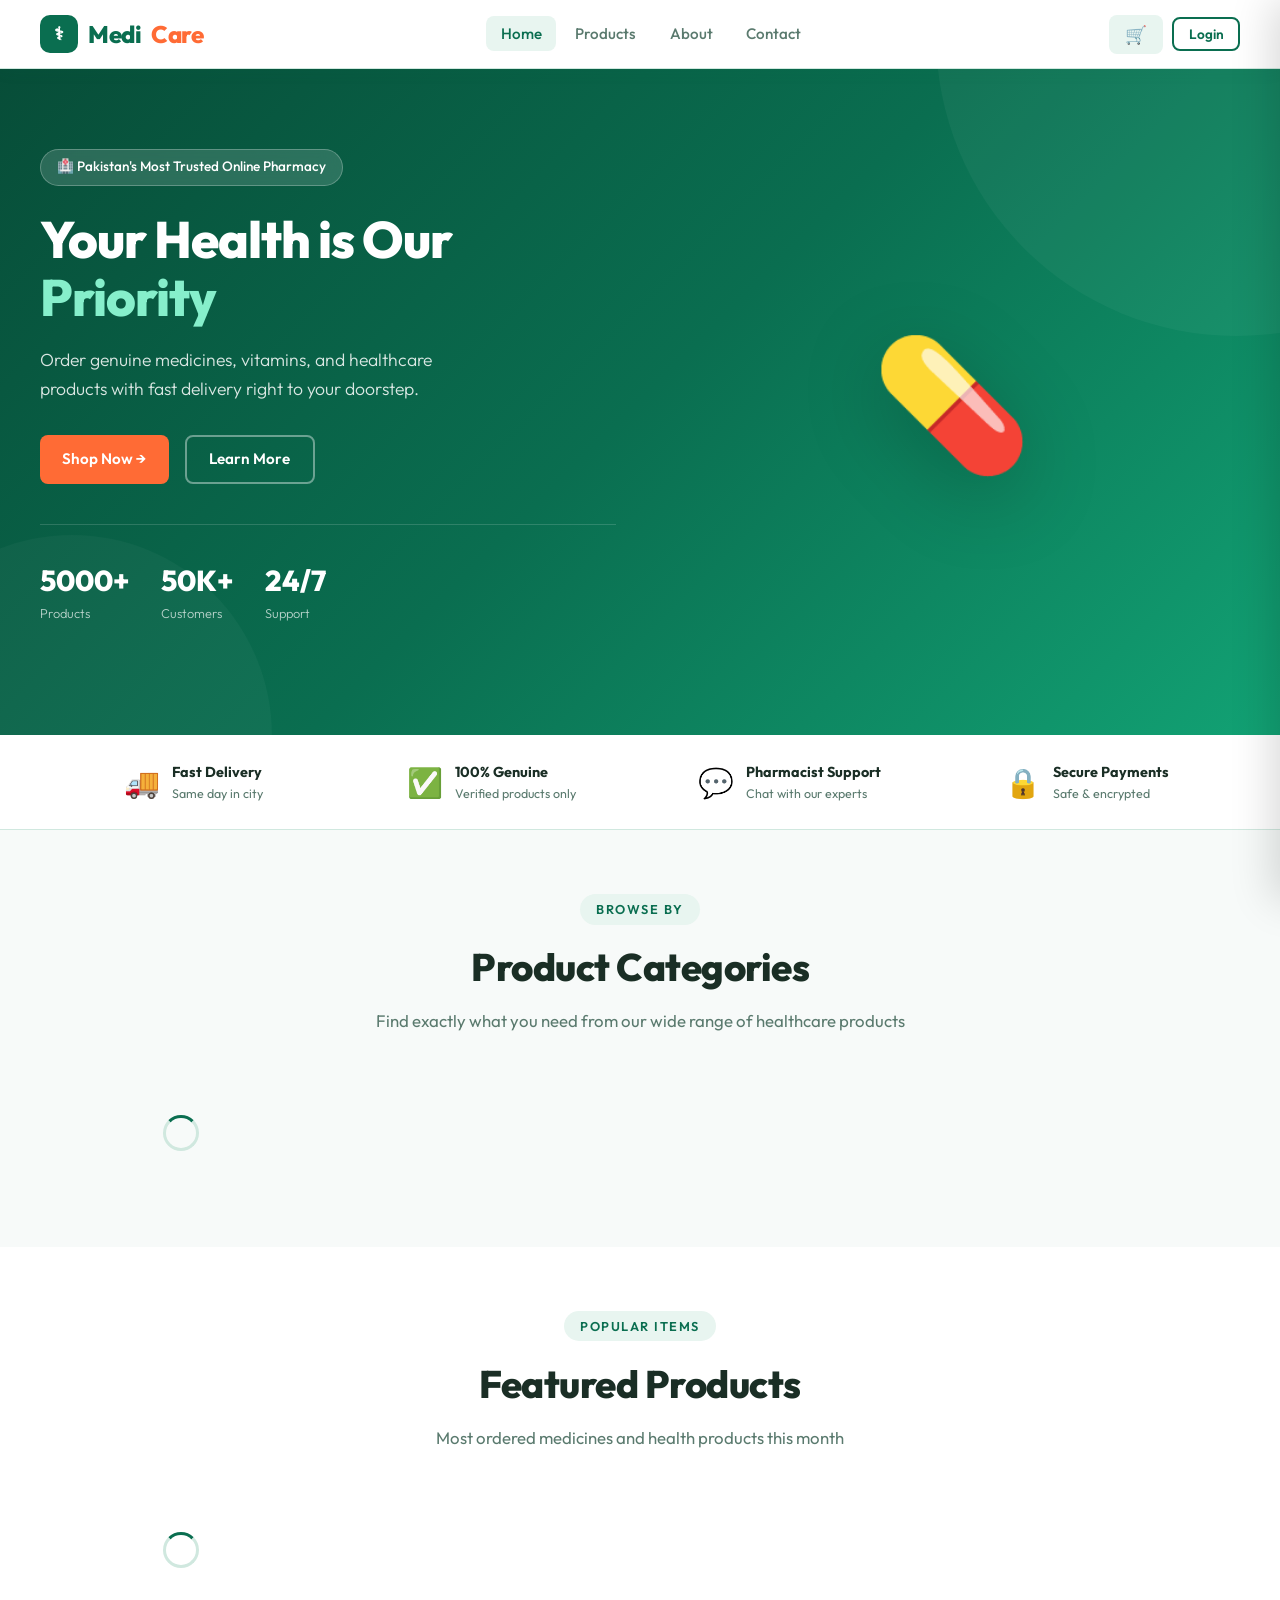
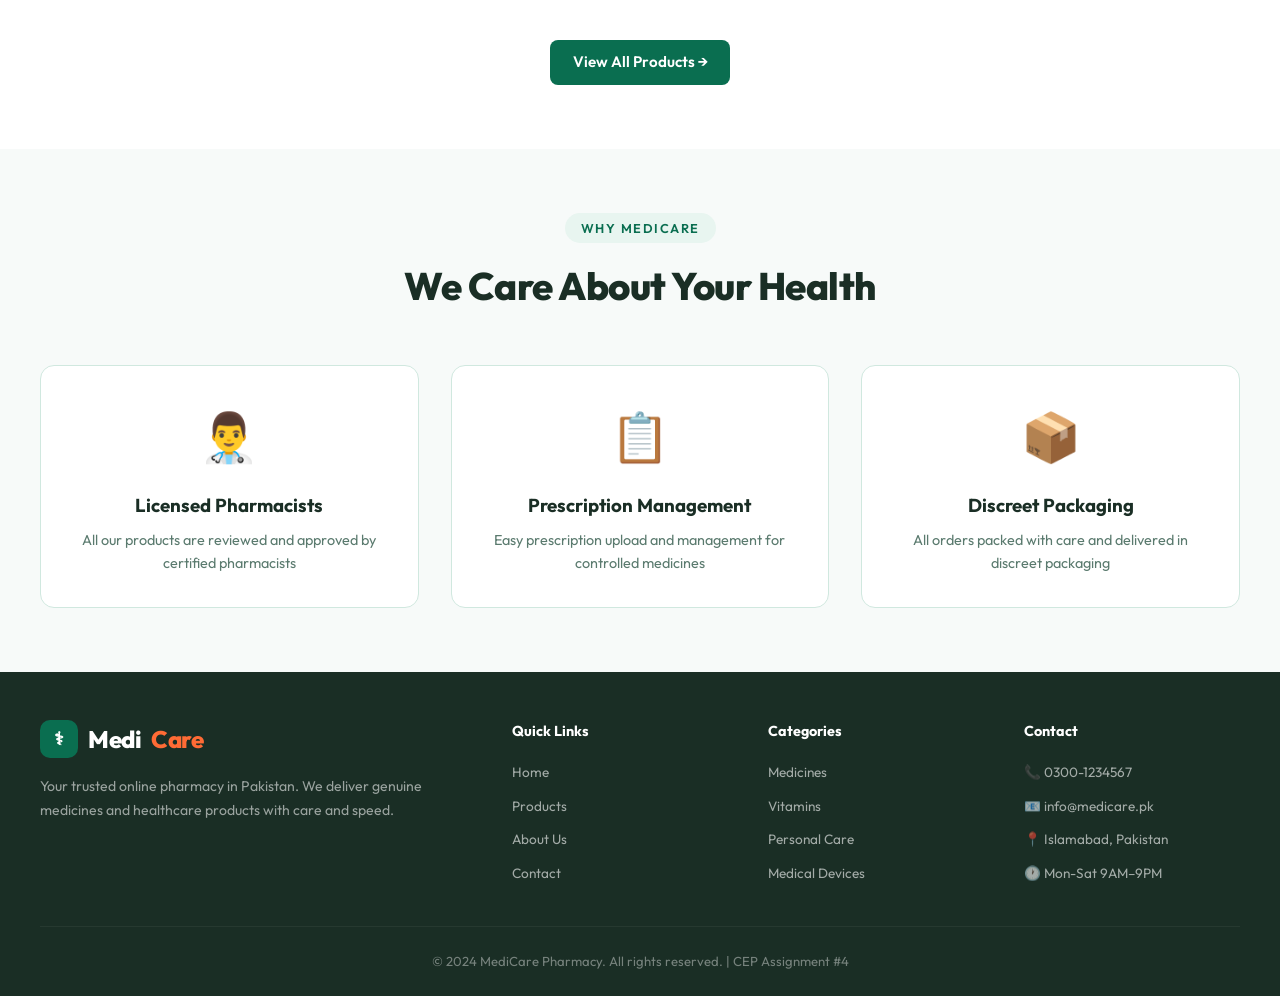
<file: index.html>
<!DOCTYPE html>
<html lang="en">
<head>
  <meta charset="UTF-8">
  <meta name="viewport" content="width=device-width, initial-scale=1.0">
  <title>MediCare Pharmacy — Your Trusted Health Partner</title>
  <link rel="stylesheet" href="css/style.css">
</head>
<body>

<!-- Hero Section -->
<section class="hero">
  <div class="hero-inner">
    <div class="hero-text">
      <div class="hero-badge">🏥 Pakistan's Most Trusted Online Pharmacy</div>
      <h1>Your Health is Our <span>Priority</span></h1>
      <p>Order genuine medicines, vitamins, and healthcare products with fast delivery right to your doorstep.</p>
      <div class="hero-actions">
        <a href="products.html" class="btn btn-accent">Shop Now →</a>
        <a href="about.html" class="btn btn-outline" style="border-color:rgba(255,255,255,0.4);color:white">Learn More</a>
      </div>
      <div class="hero-stats">
        <div class="stat-item"><h3>5000+</h3><p>Products</p></div>
        <div class="stat-item"><h3>50K+</h3><p>Customers</p></div>
        <div class="stat-item"><h3>24/7</h3><p>Support</p></div>
      </div>
    </div>
    <div class="hero-visual">💊</div>
  </div>
</section>

<!-- Features Bar -->
<section style="background:var(--white);border-bottom:1px solid var(--border);padding:1.5rem 2rem">
  <div class="container">
    <div style="display:grid;grid-template-columns:repeat(4,1fr);gap:1.5rem;text-align:center">
      <div style="display:flex;align-items:center;gap:12px;justify-content:center">
        <span style="font-size:1.8rem">🚚</span>
        <div style="text-align:left">
          <div style="font-weight:700;font-size:0.9rem">Fast Delivery</div>
          <div style="font-size:0.78rem;color:var(--text-muted)">Same day in city</div>
        </div>
      </div>
      <div style="display:flex;align-items:center;gap:12px;justify-content:center">
        <span style="font-size:1.8rem">✅</span>
        <div style="text-align:left">
          <div style="font-weight:700;font-size:0.9rem">100% Genuine</div>
          <div style="font-size:0.78rem;color:var(--text-muted)">Verified products only</div>
        </div>
      </div>
      <div style="display:flex;align-items:center;gap:12px;justify-content:center">
        <span style="font-size:1.8rem">💬</span>
        <div style="text-align:left">
          <div style="font-weight:700;font-size:0.9rem">Pharmacist Support</div>
          <div style="font-size:0.78rem;color:var(--text-muted)">Chat with our experts</div>
        </div>
      </div>
      <div style="display:flex;align-items:center;gap:12px;justify-content:center">
        <span style="font-size:1.8rem">🔒</span>
        <div style="text-align:left">
          <div style="font-weight:700;font-size:0.9rem">Secure Payments</div>
          <div style="font-size:0.78rem;color:var(--text-muted)">Safe & encrypted</div>
        </div>
      </div>
    </div>
  </div>
</section>

<!-- Categories Section -->
<section class="section">
  <div class="section-inner">
    <div class="section-header">
      <div class="section-label">Browse By</div>
      <h2>Product Categories</h2>
      <p>Find exactly what you need from our wide range of healthcare products</p>
    </div>
    <div class="cards-grid" id="categories-grid">
      <div class="spinner"></div>
    </div>
  </div>
</section>

<!-- Featured Products -->
<section class="section" style="background:var(--white)">
  <div class="section-inner">
    <div class="section-header">
      <div class="section-label">Popular Items</div>
      <h2>Featured Products</h2>
      <p>Most ordered medicines and health products this month</p>
    </div>
    <div class="cards-grid" id="products-grid">
      <div class="spinner"></div>
    </div>
    <div style="text-align:center;margin-top:2.5rem">
      <a href="products.html" class="btn btn-primary">View All Products →</a>
    </div>
  </div>
</section>

<!-- Why Us -->
<section class="section">
  <div class="section-inner">
    <div class="section-header">
      <div class="section-label">Why MediCare</div>
      <h2>We Care About Your Health</h2>
    </div>
    <div style="display:grid;grid-template-columns:repeat(3,1fr);gap:2rem">
      <div style="text-align:center;padding:2rem 1.5rem;background:var(--white);border-radius:var(--radius);border:1px solid var(--border)">
        <div style="font-size:3rem;margin-bottom:1rem">👨‍⚕️</div>
        <h3 style="font-weight:700;margin-bottom:0.5rem">Licensed Pharmacists</h3>
        <p style="color:var(--text-muted);font-size:0.9rem">All our products are reviewed and approved by certified pharmacists</p>
      </div>
      <div style="text-align:center;padding:2rem 1.5rem;background:var(--white);border-radius:var(--radius);border:1px solid var(--border)">
        <div style="font-size:3rem;margin-bottom:1rem">📋</div>
        <h3 style="font-weight:700;margin-bottom:0.5rem">Prescription Management</h3>
        <p style="color:var(--text-muted);font-size:0.9rem">Easy prescription upload and management for controlled medicines</p>
      </div>
      <div style="text-align:center;padding:2rem 1.5rem;background:var(--white);border-radius:var(--radius);border:1px solid var(--border)">
        <div style="font-size:3rem;margin-bottom:1rem">📦</div>
        <h3 style="font-weight:700;margin-bottom:0.5rem">Discreet Packaging</h3>
        <p style="color:var(--text-muted);font-size:0.9rem">All orders packed with care and delivered in discreet packaging</p>
      </div>
    </div>
  </div>
</section>

<!-- Footer -->
<footer>
  <div class="footer-grid">
    <div class="footer-brand">
      <a class="nav-logo" href="index.html" style="margin-bottom:1rem;display:inline-flex">
        <div class="logo-icon">⚕</div>
        Medi<span style="color:var(--accent2)">Care</span>
      </a>
      <p>Your trusted online pharmacy in Pakistan. We deliver genuine medicines and healthcare products with care and speed.</p>
    </div>
    <div>
      <h4>Quick Links</h4>
      <ul>
        <li><a href="index.html">Home</a></li>
        <li><a href="products.html">Products</a></li>
        <li><a href="about.html">About Us</a></li>
        <li><a href="contact.html">Contact</a></li>
      </ul>
    </div>
    <div>
      <h4>Categories</h4>
      <ul>
        <li><a href="products.html?cat=1">Medicines</a></li>
        <li><a href="products.html?cat=2">Vitamins</a></li>
        <li><a href="products.html?cat=3">Personal Care</a></li>
        <li><a href="products.html?cat=4">Medical Devices</a></li>
      </ul>
    </div>
    <div>
      <h4>Contact</h4>
      <ul>
        <li><a href="#">📞 0300-1234567</a></li>
        <li><a href="#">📧 info@medicare.pk</a></li>
        <li><a href="#">📍 Islamabad, Pakistan</a></li>
        <li><a href="#">🕐 Mon-Sat 9AM–9PM</a></li>
      </ul>
    </div>
  </div>
  <div class="footer-bottom">
    <p>© 2024 MediCare Pharmacy. All rights reserved. | CEP Assignment #4</p>
  </div>
</footer>

<script src="js/navbar.js"></script>
<script src="js/main.js"></script>
<script>
async function loadHomePage() {
  // Load Categories
  const categories = await fetchCategories();
  document.getElementById('categories-grid').innerHTML = categories.map(c => `
    <a href="products.html?cat=${c.id}" class="category-card">
      <span class="cat-icon">${c.icon}</span>
      <h3>${c.name}</h3>
      <p>${c.description}</p>
    </a>`).join('');

  // Load Featured Products (first 8)
  const data = await fetchProducts();
  const products = data.products?.slice(0, 8) || [];
  document.getElementById('products-grid').innerHTML = products.length
    ? products.map(productCard).join('')
    : '<p style="color:var(--text-muted)">No products found.</p>';
}
loadHomePage();
</script>
</body>
</html>
</file>
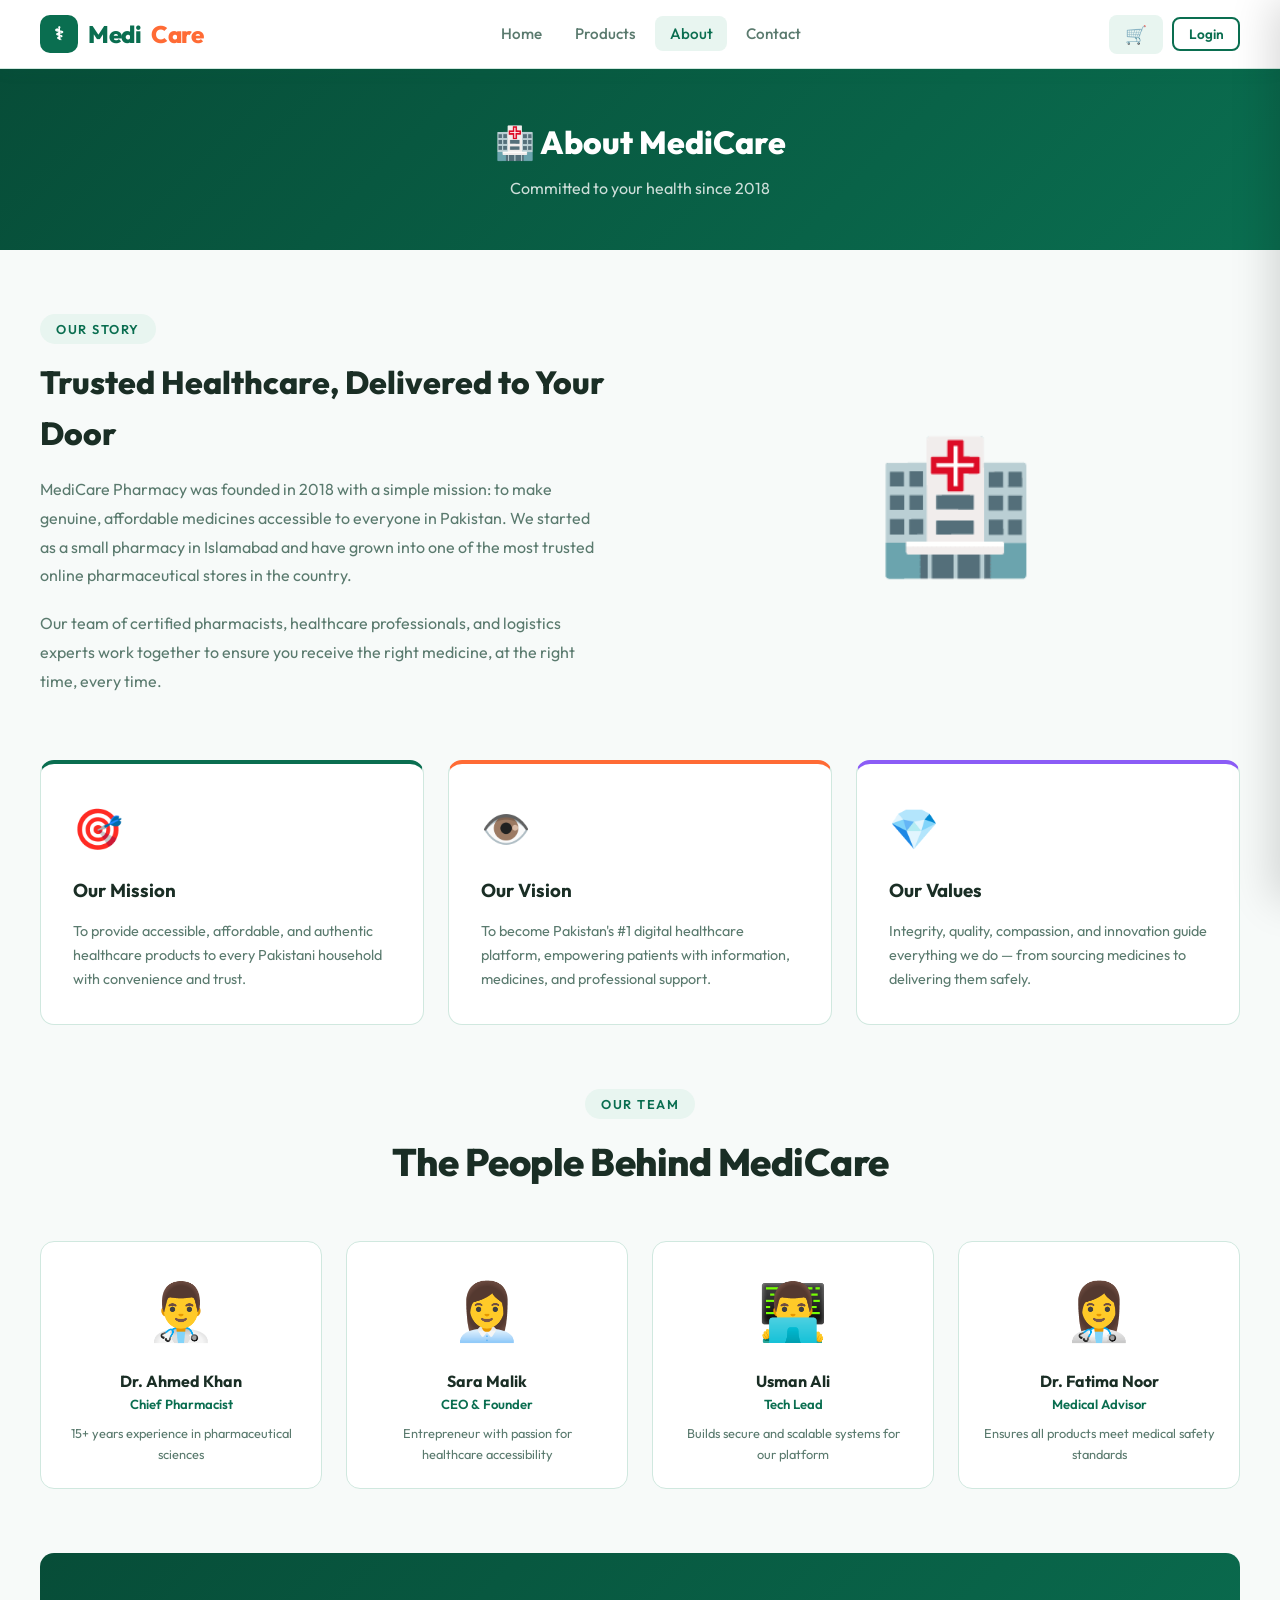
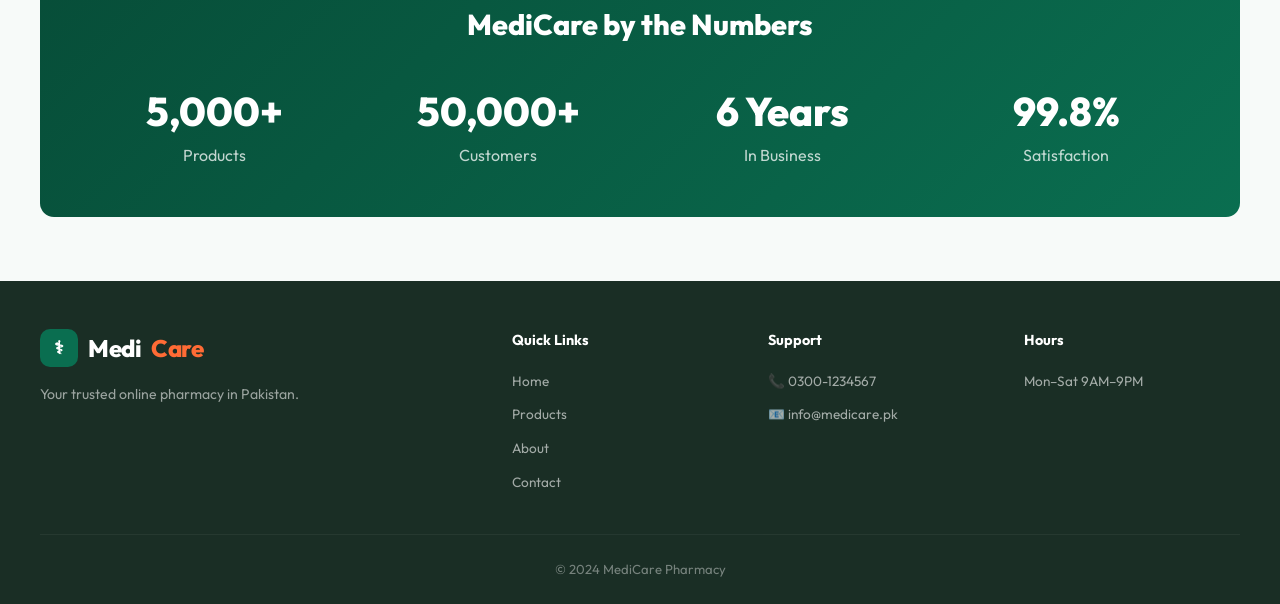
<file: about.html>
<!DOCTYPE html>
<html lang="en">
<head>
  <meta charset="UTF-8">
  <meta name="viewport" content="width=device-width, initial-scale=1.0">
  <title>About Us — MediCare Pharmacy</title>
  <link rel="stylesheet" href="css/style.css">
</head>
<body>

<div class="page-header">
  <h1>🏥 About MediCare</h1>
  <p>Committed to your health since 2018</p>
</div>

<section class="section">
  <div class="section-inner">
    <div class="grid-2" style="align-items:center;gap:4rem;margin-bottom:4rem">
      <div>
        <div class="section-label">Our Story</div>
        <h2 style="font-size:2rem;font-weight:800;margin-bottom:1rem">Trusted Healthcare, Delivered to Your Door</h2>
        <p style="color:var(--text-muted);line-height:1.8;margin-bottom:1.2rem">
          MediCare Pharmacy was founded in 2018 with a simple mission: to make genuine, affordable medicines accessible to everyone in Pakistan. We started as a small pharmacy in Islamabad and have grown into one of the most trusted online pharmaceutical stores in the country.
        </p>
        <p style="color:var(--text-muted);line-height:1.8">
          Our team of certified pharmacists, healthcare professionals, and logistics experts work together to ensure you receive the right medicine, at the right time, every time.
        </p>
      </div>
      <div style="text-align:center;font-size:8rem">🏥</div>
    </div>

    <!-- Mission, Vision, Values -->
    <div style="display:grid;grid-template-columns:repeat(3,1fr);gap:1.5rem;margin-bottom:4rem">
      <div style="background:var(--white);border:1px solid var(--border);border-radius:var(--radius);padding:2rem;border-top:4px solid var(--primary)">
        <div style="font-size:2.5rem;margin-bottom:1rem">🎯</div>
        <h3 style="font-weight:700;margin-bottom:0.8rem">Our Mission</h3>
        <p style="color:var(--text-muted);font-size:0.9rem;line-height:1.7">To provide accessible, affordable, and authentic healthcare products to every Pakistani household with convenience and trust.</p>
      </div>
      <div style="background:var(--white);border:1px solid var(--border);border-radius:var(--radius);padding:2rem;border-top:4px solid var(--accent2)">
        <div style="font-size:2.5rem;margin-bottom:1rem">👁️</div>
        <h3 style="font-weight:700;margin-bottom:0.8rem">Our Vision</h3>
        <p style="color:var(--text-muted);font-size:0.9rem;line-height:1.7">To become Pakistan's #1 digital healthcare platform, empowering patients with information, medicines, and professional support.</p>
      </div>
      <div style="background:var(--white);border:1px solid var(--border);border-radius:var(--radius);padding:2rem;border-top:4px solid #8b5cf6">
        <div style="font-size:2.5rem;margin-bottom:1rem">💎</div>
        <h3 style="font-weight:700;margin-bottom:0.8rem">Our Values</h3>
        <p style="color:var(--text-muted);font-size:0.9rem;line-height:1.7">Integrity, quality, compassion, and innovation guide everything we do — from sourcing medicines to delivering them safely.</p>
      </div>
    </div>

    <!-- Team -->
    <div class="section-header">
      <div class="section-label">Our Team</div>
      <h2>The People Behind MediCare</h2>
    </div>
    <div style="display:grid;grid-template-columns:repeat(4,1fr);gap:1.5rem;margin-bottom:4rem">
      <div style="text-align:center;background:var(--white);border:1px solid var(--border);border-radius:var(--radius);padding:1.5rem">
        <div style="font-size:3.5rem;margin-bottom:0.8rem">👨‍⚕️</div>
        <h4 style="font-weight:700">Dr. Ahmed Khan</h4>
        <p style="font-size:0.82rem;color:var(--primary);font-weight:600">Chief Pharmacist</p>
        <p style="font-size:0.8rem;color:var(--text-muted);margin-top:0.5rem">15+ years experience in pharmaceutical sciences</p>
      </div>
      <div style="text-align:center;background:var(--white);border:1px solid var(--border);border-radius:var(--radius);padding:1.5rem">
        <div style="font-size:3.5rem;margin-bottom:0.8rem">👩‍💼</div>
        <h4 style="font-weight:700">Sara Malik</h4>
        <p style="font-size:0.82rem;color:var(--primary);font-weight:600">CEO & Founder</p>
        <p style="font-size:0.8rem;color:var(--text-muted);margin-top:0.5rem">Entrepreneur with passion for healthcare accessibility</p>
      </div>
      <div style="text-align:center;background:var(--white);border:1px solid var(--border);border-radius:var(--radius);padding:1.5rem">
        <div style="font-size:3.5rem;margin-bottom:0.8rem">👨‍💻</div>
        <h4 style="font-weight:700">Usman Ali</h4>
        <p style="font-size:0.82rem;color:var(--primary);font-weight:600">Tech Lead</p>
        <p style="font-size:0.8rem;color:var(--text-muted);margin-top:0.5rem">Builds secure and scalable systems for our platform</p>
      </div>
      <div style="text-align:center;background:var(--white);border:1px solid var(--border);border-radius:var(--radius);padding:1.5rem">
        <div style="font-size:3.5rem;margin-bottom:0.8rem">👩‍⚕️</div>
        <h4 style="font-weight:700">Dr. Fatima Noor</h4>
        <p style="font-size:0.82rem;color:var(--primary);font-weight:600">Medical Advisor</p>
        <p style="font-size:0.8rem;color:var(--text-muted);margin-top:0.5rem">Ensures all products meet medical safety standards</p>
      </div>
    </div>

    <!-- Stats -->
    <div style="background:linear-gradient(135deg,var(--primary-dark),var(--primary));border-radius:var(--radius);padding:3rem;color:white;text-align:center">
      <h2 style="font-size:1.8rem;font-weight:800;margin-bottom:2rem">MediCare by the Numbers</h2>
      <div style="display:grid;grid-template-columns:repeat(4,1fr);gap:2rem">
        <div><h3 style="font-size:2.5rem;font-weight:800">5,000+</h3><p style="opacity:0.75">Products</p></div>
        <div><h3 style="font-size:2.5rem;font-weight:800">50,000+</h3><p style="opacity:0.75">Customers</p></div>
        <div><h3 style="font-size:2.5rem;font-weight:800">6 Years</h3><p style="opacity:0.75">In Business</p></div>
        <div><h3 style="font-size:2.5rem;font-weight:800">99.8%</h3><p style="opacity:0.75">Satisfaction</p></div>
      </div>
    </div>
  </div>
</section>

<footer>
  <div class="footer-grid">
    <div class="footer-brand">
      <a class="nav-logo" href="index.html" style="color:white;margin-bottom:1rem;display:inline-flex">
        <div class="logo-icon">⚕</div>Medi<span style="color:var(--accent2)">Care</span>
      </a>
      <p>Your trusted online pharmacy in Pakistan.</p>
    </div>
    <div><h4>Quick Links</h4><ul><li><a href="index.html">Home</a></li><li><a href="products.html">Products</a></li><li><a href="about.html">About</a></li><li><a href="contact.html">Contact</a></li></ul></div>
    <div><h4>Support</h4><ul><li><a href="#">📞 0300-1234567</a></li><li><a href="#">📧 info@medicare.pk</a></li></ul></div>
    <div><h4>Hours</h4><ul><li><a href="#">Mon–Sat 9AM–9PM</a></li></ul></div>
  </div>
  <div class="footer-bottom"><p>© 2024 MediCare Pharmacy</p></div>
</footer>

<script src="js/navbar.js"></script>
<script src="js/main.js"></script>
</body>
</html>
</file>
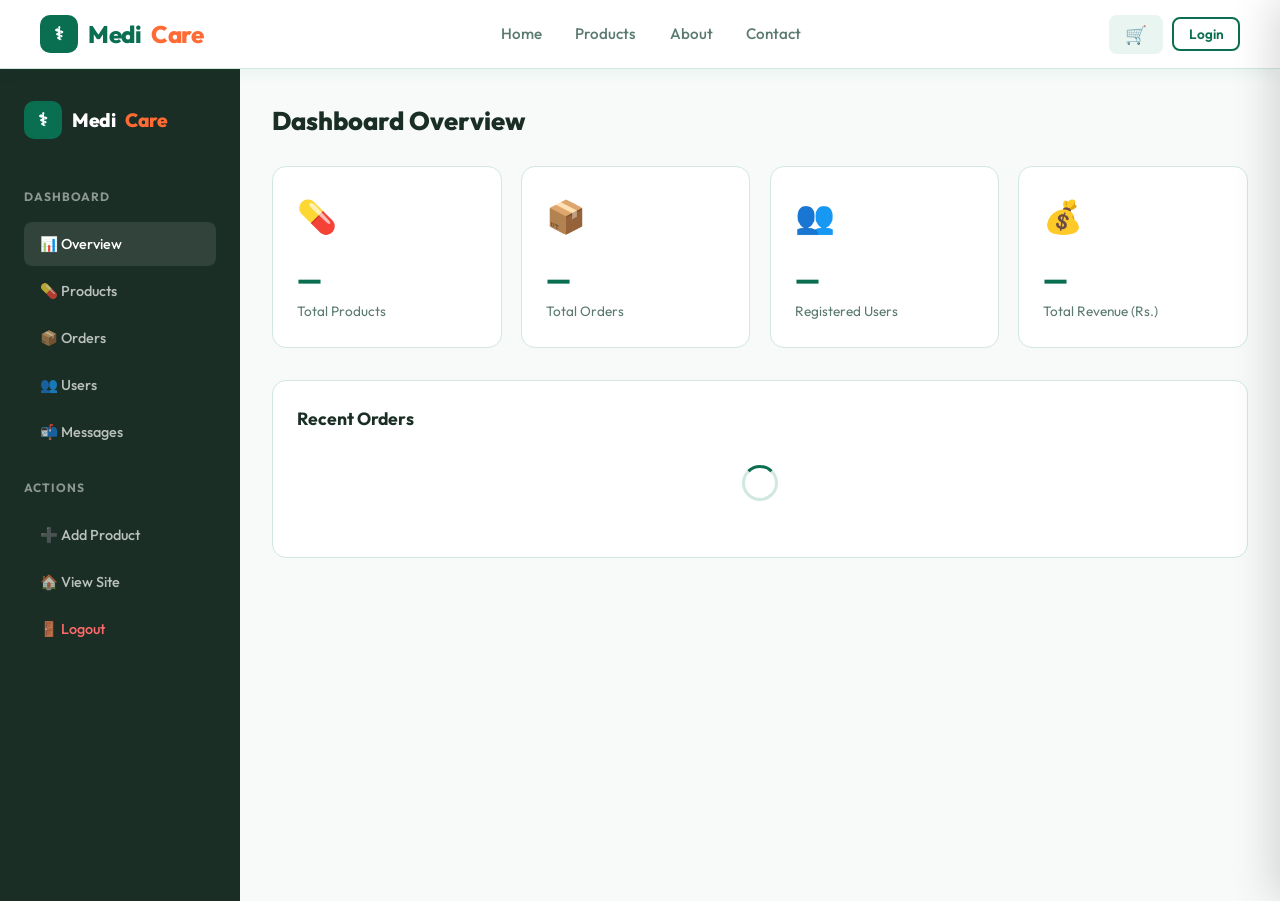
<file: admin.html>
<!DOCTYPE html>
<html lang="en">
<head>
  <meta charset="UTF-8">
  <meta name="viewport" content="width=device-width, initial-scale=1.0">
  <title>Admin Dashboard — MediCare</title>
  <link rel="stylesheet" href="css/style.css">
</head>
<body>

<div class="admin-layout">
  <!-- Sidebar -->
  <aside class="admin-sidebar">
    <div style="padding:0.5rem 0 1.5rem">
      <a href="index.html" class="nav-logo" style="color:white;font-size:1.2rem">
        <div class="logo-icon">⚕</div>
        Medi<span style="color:var(--accent2)">Care</span>
      </a>
    </div>
    <h3>Dashboard</h3>
    <div class="sidebar-link active" onclick="showSection('overview')">📊 Overview</div>
    <div class="sidebar-link" onclick="showSection('products')">💊 Products</div>
    <div class="sidebar-link" onclick="showSection('orders')">📦 Orders</div>
    <div class="sidebar-link" onclick="showSection('users')">👥 Users</div>
    <div class="sidebar-link" onclick="showSection('messages')">📬 Messages</div>
    <h3>Actions</h3>
    <div class="sidebar-link" onclick="showSection('add-product')">➕ Add Product</div>
    <a href="index.html" class="sidebar-link">🏠 View Site</a>
    <div class="sidebar-link" onclick="logout()" style="color:#ff6b6b">🚪 Logout</div>
  </aside>

  <!-- Main Content -->
  <main class="admin-content">
    <!-- Access Guard -->
    <div id="access-denied" class="hidden" style="text-align:center;padding:4rem">
      <div style="font-size:4rem;margin-bottom:1rem">🔒</div>
      <h2>Admin Access Required</h2>
      <p style="color:var(--text-muted);margin:1rem 0">Please login with admin credentials</p>
      <button class="btn btn-primary" onclick="showModal('login-modal')">Login</button>
    </div>

    <!-- Overview Section -->
    <div id="section-overview">
      <h2 style="font-size:1.6rem;font-weight:800;margin-bottom:1.5rem">Dashboard Overview</h2>
      <div class="admin-stats" id="admin-stats">
        <div class="stat-card"><div class="stat-icon">💊</div><h3 id="stat-products">—</h3><p>Total Products</p></div>
        <div class="stat-card"><div class="stat-icon">📦</div><h3 id="stat-orders">—</h3><p>Total Orders</p></div>
        <div class="stat-card"><div class="stat-icon">👥</div><h3 id="stat-users">—</h3><p>Registered Users</p></div>
        <div class="stat-card"><div class="stat-icon">💰</div><h3 id="stat-revenue">—</h3><p>Total Revenue (Rs.)</p></div>
      </div>
      <div class="card">
        <div class="card-header"><h3>Recent Orders</h3></div>
        <div id="recent-orders-table"><div class="spinner"></div></div>
      </div>
    </div>

    <!-- Products Section -->
    <div id="section-products" class="hidden">
      <div style="display:flex;align-items:center;justify-content:space-between;margin-bottom:1.5rem">
        <h2 style="font-size:1.6rem;font-weight:800">Products Management</h2>
        <button class="btn btn-primary" onclick="showSection('add-product')">+ Add Product</button>
      </div>
      <div class="card">
        <div id="products-table"><div class="spinner"></div></div>
      </div>
    </div>

    <!-- Orders Section -->
    <div id="section-orders" class="hidden">
      <h2 style="font-size:1.6rem;font-weight:800;margin-bottom:1.5rem">Orders Management</h2>
      <div class="card">
        <div id="orders-table"><div class="spinner"></div></div>
      </div>
    </div>

    <!-- Users Section -->
    <div id="section-users" class="hidden">
      <h2 style="font-size:1.6rem;font-weight:800;margin-bottom:1.5rem">Registered Users</h2>
      <div class="card">
        <div id="users-table"><div class="spinner"></div></div>
      </div>
    </div>

    <!-- Messages Section -->
    <div id="section-messages" class="hidden">
      <h2 style="font-size:1.6rem;font-weight:800;margin-bottom:1.5rem">Contact Messages</h2>
      <div class="card">
        <div id="messages-table"><div class="spinner"></div></div>
      </div>
    </div>

    <!-- Add Product Section -->
    <div id="section-add-product" class="hidden">
      <h2 style="font-size:1.6rem;font-weight:800;margin-bottom:1.5rem">Add New Product</h2>
      <div class="card" style="max-width:600px">
        <div id="add-product-alert"></div>
        <form onsubmit="handleAddProduct(event)">
          <div class="grid-2">
            <div class="form-group">
              <label>Product Name *</label>
              <input type="text" name="name" placeholder="e.g. Paracetamol 500mg" required>
            </div>
            <div class="form-group">
              <label>Category *</label>
              <select name="category_id" id="ap-category" required></select>
            </div>
          </div>
          <div class="form-group">
            <label>Description</label>
            <textarea name="description" placeholder="Product description..." rows="3"></textarea>
          </div>
          <div class="grid-2">
            <div class="form-group">
              <label>Price (Rs.) *</label>
              <input type="number" name="price" placeholder="0.00" step="0.01" min="0" required>
            </div>
            <div class="form-group">
              <label>Stock Quantity *</label>
              <input type="number" name="stock" placeholder="0" min="0" required>
            </div>
          </div>
          <div class="form-group">
            <label style="display:flex;align-items:center;gap:8px;cursor:pointer">
              <input type="checkbox" name="requires_prescription" style="width:auto">
              Requires Prescription (Rx)
            </label>
          </div>
          <button type="submit" class="btn btn-primary">Add Product</button>
          <button type="button" class="btn btn-outline" onclick="showSection('products')" style="margin-left:0.5rem">Cancel</button>
        </form>
      </div>
    </div>
  </main>
</div>

<!-- Update Order Status Modal -->
<div class="modal-overlay" id="status-modal">
  <div class="modal">
    <div class="modal-header">
      <h2>Update Order Status</h2>
      <button class="modal-close" onclick="closeModal('status-modal')">✕</button>
    </div>
    <input type="hidden" id="status-order-id">
    <div class="form-group">
      <label>New Status</label>
      <select id="status-select">
        <option value="pending">Pending</option>
        <option value="processing">Processing</option>
        <option value="shipped">Shipped</option>
        <option value="delivered">Delivered</option>
        <option value="cancelled">Cancelled</option>
      </select>
    </div>
    <button class="btn btn-primary btn-full" onclick="updateOrderStatus()">Update Status</button>
  </div>
</div>

<script src="js/navbar.js"></script>
<script src="js/main.js"></script>
<script>
const sections = ['overview','products','orders','users','messages','add-product'];

function showSection(name) {
  sections.forEach(s => {
    document.getElementById(`section-${s}`)?.classList.add('hidden');
  });
  document.getElementById(`section-${name}`)?.classList.remove('hidden');
  document.querySelectorAll('.sidebar-link').forEach(l => l.classList.remove('active'));

  // Load data for section
  if (name === 'overview')     loadOverview();
  if (name === 'products')     loadProductsTable();
  if (name === 'orders')       loadOrdersTable();
  if (name === 'users')        loadUsersTable();
  if (name === 'messages')     loadMessagesTable();
  if (name === 'add-product')  loadCategoriesToForm();
}

function onAuthReady(user) {
  if (!user || user.role !== 'admin') {
    sections.forEach(s => document.getElementById(`section-${s}`)?.classList.add('hidden'));
    document.getElementById('access-denied')?.classList.remove('hidden');
    return;
  }
  loadOverview();
}

async function loadOverview() {
  try {
    const [pRes, oRes] = await Promise.all([
      fetch('php/products.php?action=list'),
      fetch('php/orders.php?action=all_orders')
    ]);
    const pData = await pRes.json();
    const oData = await oRes.json();
    const products = pData.products || [];
    const orders   = oData.orders   || [];
    const revenue  = orders.reduce((s, o) => s + parseFloat(o.total_amount), 0);
    const users    = new Set(orders.map(o => o.user_id)).size;

    document.getElementById('stat-products').textContent = products.length;
    document.getElementById('stat-orders').textContent   = orders.length;
    document.getElementById('stat-users').textContent    = users;
    document.getElementById('stat-revenue').textContent  = `${revenue.toFixed(0)}`;

    // Recent orders table
    const recent = orders.slice(0, 8);
    document.getElementById('recent-orders-table').innerHTML = `
      <div style="overflow-x:auto">
      <table class="data-table">
        <thead><tr><th>Order #</th><th>Customer</th><th>Amount</th><th>Status</th><th>Date</th><th>Action</th></tr></thead>
        <tbody>
          ${recent.map(o => `
            <tr>
              <td><strong>#${o.id}</strong></td>
              <td>${o.full_name}</td>
              <td>Rs. ${parseFloat(o.total_amount).toFixed(0)}</td>
              <td><span class="status-badge status-${o.status}">${o.status}</span></td>
              <td>${new Date(o.created_at).toLocaleDateString()}</td>
              <td><button class="btn btn-sm btn-outline" onclick="openStatusModal(${o.id},'${o.status}')">Update</button></td>
            </tr>`).join('')}
        </tbody>
      </table></div>`;
  } catch(e) { console.error(e); }
}

async function loadProductsTable() {
  const res  = await fetch('php/products.php?action=list');
  const data = await res.json();
  const products = data.products || [];
  document.getElementById('products-table').innerHTML = `
    <div style="overflow-x:auto">
    <table class="data-table">
      <thead><tr><th>ID</th><th>Name</th><th>Category</th><th>Price</th><th>Stock</th><th>Rx</th><th>Action</th></tr></thead>
      <tbody>
        ${products.map(p => `
          <tr>
            <td>#${p.id}</td>
            <td><strong>${p.name}</strong></td>
            <td>${p.category_name}</td>
            <td>Rs. ${parseFloat(p.price).toFixed(0)}</td>
            <td>${p.stock < 10 ? `<span style="color:var(--accent2);font-weight:700">${p.stock} ⚠</span>` : p.stock}</td>
            <td>${p.requires_prescription == 1 ? '✅' : '—'}</td>
            <td><button class="btn btn-sm btn-danger" onclick="deleteProduct(${p.id})">Delete</button></td>
          </tr>`).join('')}
      </tbody>
    </table></div>`;
}

async function loadOrdersTable() {
  const res  = await fetch('php/orders.php?action=all_orders');
  const data = await res.json();
  const orders = data.orders || [];
  document.getElementById('orders-table').innerHTML = `
    <div style="overflow-x:auto">
    <table class="data-table">
      <thead><tr><th>Order #</th><th>Customer</th><th>Email</th><th>Amount</th><th>Items</th><th>Status</th><th>Date</th><th>Action</th></tr></thead>
      <tbody>
        ${orders.map(o => `
          <tr>
            <td><strong>#${o.id}</strong></td>
            <td>${o.full_name}</td>
            <td style="font-size:0.8rem">${o.email}</td>
            <td>Rs. ${parseFloat(o.total_amount).toFixed(0)}</td>
            <td>${o.item_count}</td>
            <td><span class="status-badge status-${o.status}">${o.status}</span></td>
            <td>${new Date(o.created_at).toLocaleDateString()}</td>
            <td><button class="btn btn-sm btn-outline" onclick="openStatusModal(${o.id},'${o.status}')">Update</button></td>
          </tr>`).join('')}
      </tbody>
    </table></div>`;
}

async function loadUsersTable() {
  // We'll fetch from a new endpoint
  const res  = await fetch('php/admin.php?action=users');
  const data = await res.json();
  const users = data.users || [];
  document.getElementById('users-table').innerHTML = `
    <table class="data-table">
      <thead><tr><th>ID</th><th>Name</th><th>Email</th><th>Phone</th><th>Role</th><th>Joined</th></tr></thead>
      <tbody>
        ${users.map(u => `
          <tr>
            <td>#${u.id}</td>
            <td>${u.full_name}</td>
            <td>${u.email}</td>
            <td>${u.phone || '—'}</td>
            <td><span class="status-badge ${u.role==='admin'?'status-processing':'status-delivered'}">${u.role}</span></td>
            <td>${new Date(u.created_at).toLocaleDateString()}</td>
          </tr>`).join('')}
      </tbody>
    </table>`;
}

async function loadMessagesTable() {
  const res  = await fetch('php/admin.php?action=messages');
  const data = await res.json();
  const msgs = data.messages || [];
  document.getElementById('messages-table').innerHTML = msgs.length ? `
    <table class="data-table">
      <thead><tr><th>From</th><th>Email</th><th>Message</th><th>Date</th></tr></thead>
      <tbody>
        ${msgs.map(m => `
          <tr>
            <td><strong>${m.name}</strong></td>
            <td>${m.email}</td>
            <td style="max-width:300px;font-size:0.85rem">${m.message}</td>
            <td>${new Date(m.created_at).toLocaleDateString()}</td>
          </tr>`).join('')}
      </tbody>
    </table>` : '<div class="empty-state"><span class="empty-icon">📬</span><h3>No messages yet</h3></div>';
}

async function loadCategoriesToForm() {
  const cats = await fetchCategories();
  const sel  = document.getElementById('ap-category');
  if (sel) sel.innerHTML = cats.map(c => `<option value="${c.id}">${c.name}</option>`).join('');
}

async function handleAddProduct(e) {
  e.preventDefault();
  const form = e.target;
  const btn  = form.querySelector('button[type=submit]');
  btn.disabled = true; btn.textContent = 'Adding...';
  const fd = new FormData(form);
  const res  = await fetch('php/products.php?action=add', { method: 'POST', body: fd });
  const data = await res.json();
  if (data.success) {
    setAlert('add-product-alert', 'Product added successfully!', 'success');
    form.reset();
    loadCategoriesToForm();
  } else {
    setAlert('add-product-alert', data.error || 'Failed to add product');
  }
  btn.disabled = false; btn.textContent = 'Add Product';
}

async function deleteProduct(id) {
  if (!confirm('Delete this product?')) return;
  const res  = await fetch(`php/products.php?action=delete&id=${id}`);
  const data = await res.json();
  if (data.success) { showToast('Product deleted', 'success'); loadProductsTable(); }
}

function openStatusModal(orderId, currentStatus) {
  document.getElementById('status-order-id').value = orderId;
  document.getElementById('status-select').value = currentStatus;
  showModal('status-modal');
}

async function updateOrderStatus() {
  const orderId = document.getElementById('status-order-id').value;
  const status  = document.getElementById('status-select').value;
  const fd = new FormData();
  fd.append('order_id', orderId);
  fd.append('status', status);
  const res  = await fetch('php/orders.php?action=update_status', { method: 'POST', body: fd });
  const data = await res.json();
  if (data.success) {
    closeModal('status-modal');
    showToast('Status updated!', 'success');
    loadOrdersTable();
    loadOverview();
  }
}
</script>
</body>
</html>
</file>
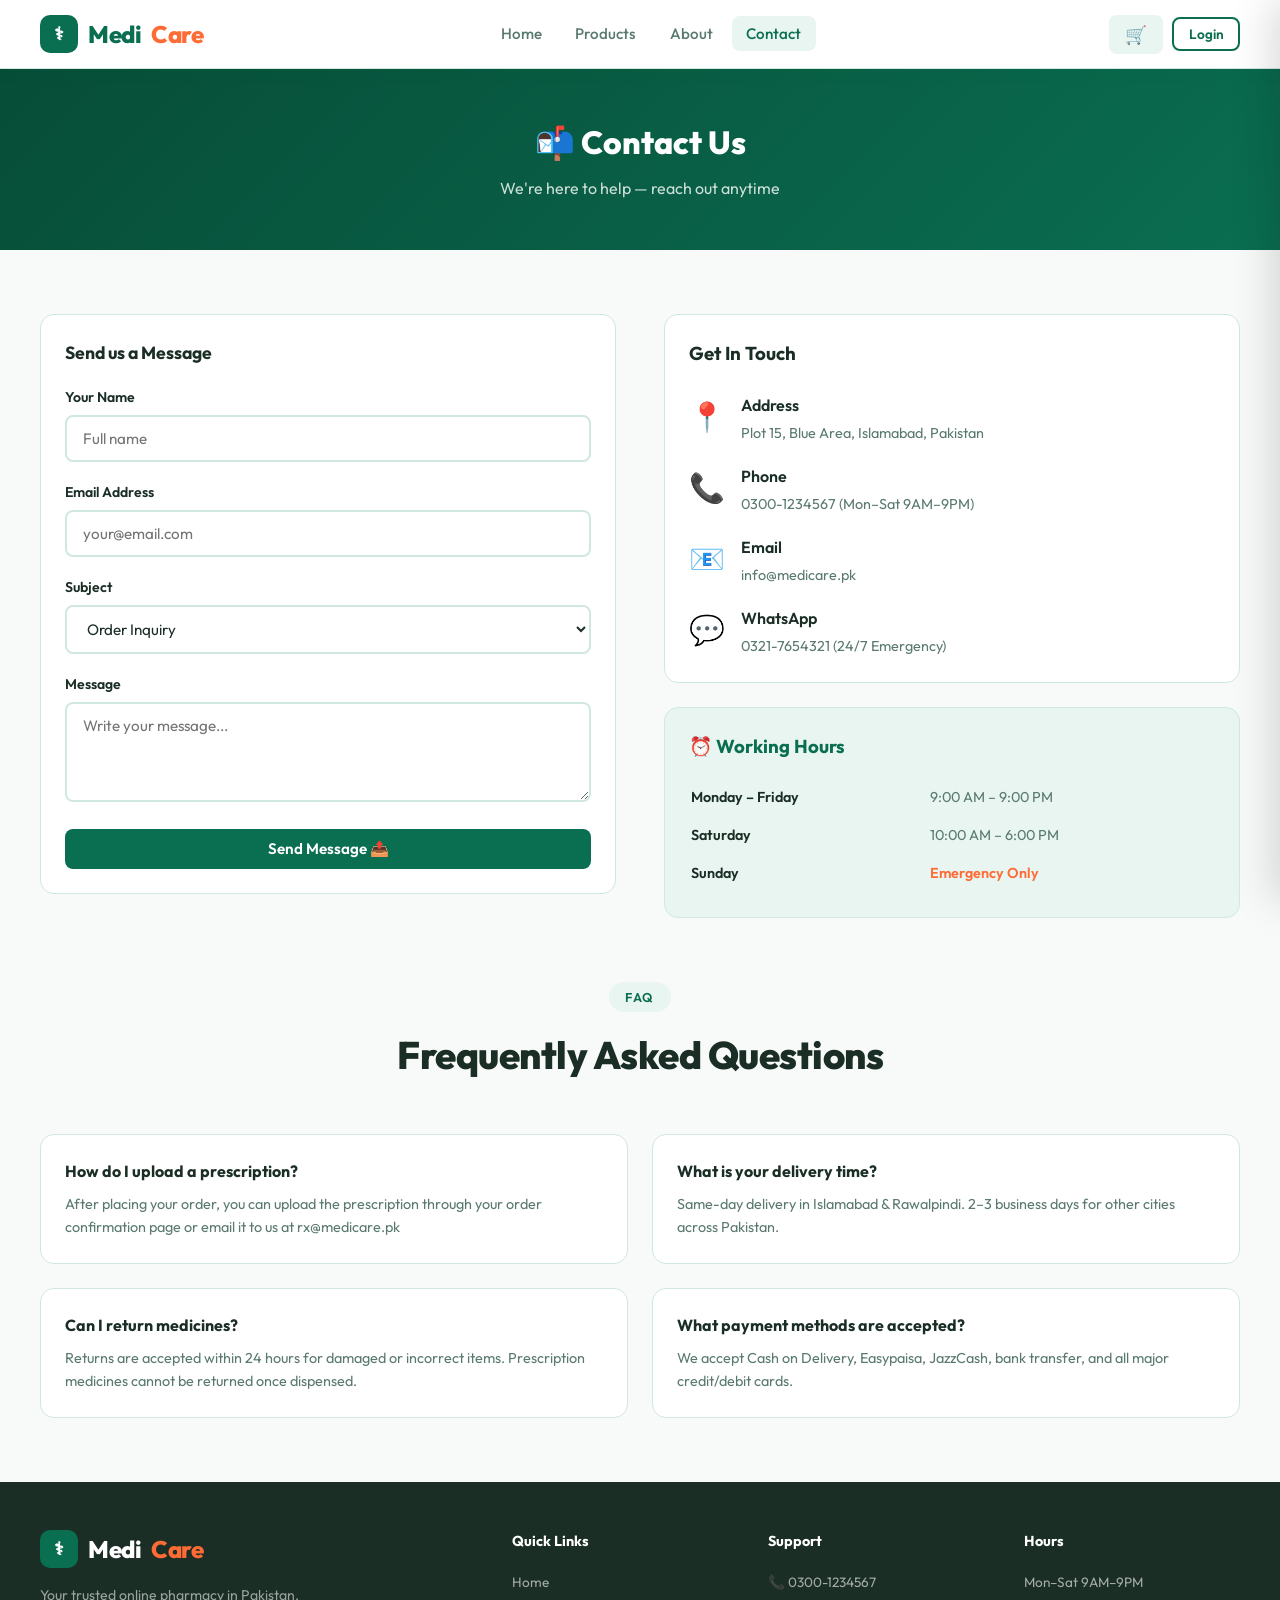
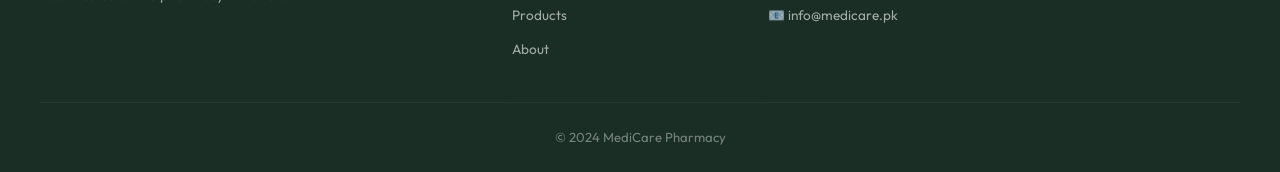
<file: contact.html>
<!DOCTYPE html>
<html lang="en">
<head>
  <meta charset="UTF-8">
  <meta name="viewport" content="width=device-width, initial-scale=1.0">
  <title>Contact Us — MediCare Pharmacy</title>
  <link rel="stylesheet" href="css/style.css">
</head>
<body>

<div class="page-header">
  <h1>📬 Contact Us</h1>
  <p>We're here to help — reach out anytime</p>
</div>

<section class="section">
  <div class="section-inner">
    <div class="grid-2" style="gap:3rem">
      <!-- Contact Form -->
      <div>
        <div class="card">
          <div class="card-header">
            <h3>Send us a Message</h3>
          </div>
          <div id="contact-alert"></div>
          <form id="contact-form" onsubmit="handleContactForm(event)">
            <div class="form-group">
              <label>Your Name</label>
              <input type="text" name="name" placeholder="Full name" required>
            </div>
            <div class="form-group">
              <label>Email Address</label>
              <input type="email" name="email" placeholder="your@email.com" required>
            </div>
            <div class="form-group">
              <label>Subject</label>
              <select name="subject">
                <option>Order Inquiry</option>
                <option>Product Question</option>
                <option>Prescription Help</option>
                <option>Complaint</option>
                <option>Other</option>
              </select>
            </div>
            <div class="form-group">
              <label>Message</label>
              <textarea name="message" placeholder="Write your message..." required></textarea>
            </div>
            <button type="submit" class="btn btn-primary btn-full">Send Message 📤</button>
          </form>
        </div>
      </div>

      <!-- Contact Info -->
      <div>
        <div class="card" style="margin-bottom:1.5rem">
          <h3 style="font-weight:700;margin-bottom:1.5rem">Get In Touch</h3>
          <div style="display:flex;flex-direction:column;gap:1.2rem">
            <div style="display:flex;gap:1rem;align-items:flex-start">
              <div style="font-size:1.8rem">📍</div>
              <div>
                <div style="font-weight:600;margin-bottom:0.2rem">Address</div>
                <div style="color:var(--text-muted);font-size:0.9rem">Plot 15, Blue Area, Islamabad, Pakistan</div>
              </div>
            </div>
            <div style="display:flex;gap:1rem;align-items:flex-start">
              <div style="font-size:1.8rem">📞</div>
              <div>
                <div style="font-weight:600;margin-bottom:0.2rem">Phone</div>
                <div style="color:var(--text-muted);font-size:0.9rem">0300-1234567 (Mon–Sat 9AM–9PM)</div>
              </div>
            </div>
            <div style="display:flex;gap:1rem;align-items:flex-start">
              <div style="font-size:1.8rem">📧</div>
              <div>
                <div style="font-weight:600;margin-bottom:0.2rem">Email</div>
                <div style="color:var(--text-muted);font-size:0.9rem">info@medicare.pk</div>
              </div>
            </div>
            <div style="display:flex;gap:1rem;align-items:flex-start">
              <div style="font-size:1.8rem">💬</div>
              <div>
                <div style="font-weight:600;margin-bottom:0.2rem">WhatsApp</div>
                <div style="color:var(--text-muted);font-size:0.9rem">0321-7654321 (24/7 Emergency)</div>
              </div>
            </div>
          </div>
        </div>

        <div class="card" style="background:var(--accent);border-color:var(--border)">
          <h3 style="font-weight:700;margin-bottom:1rem;color:var(--primary)">⏰ Working Hours</h3>
          <table style="width:100%;font-size:0.9rem">
            <tr style="padding:0.5rem 0">
              <td style="padding:0.4rem 0;font-weight:600">Monday – Friday</td>
              <td style="color:var(--text-muted)">9:00 AM – 9:00 PM</td>
            </tr>
            <tr>
              <td style="padding:0.4rem 0;font-weight:600">Saturday</td>
              <td style="color:var(--text-muted)">10:00 AM – 6:00 PM</td>
            </tr>
            <tr>
              <td style="padding:0.4rem 0;font-weight:600">Sunday</td>
              <td style="color:var(--accent2);font-weight:600">Emergency Only</td>
            </tr>
          </table>
        </div>
      </div>
    </div>

    <!-- FAQ Section -->
    <div style="margin-top:4rem">
      <div class="section-header">
        <div class="section-label">FAQ</div>
        <h2>Frequently Asked Questions</h2>
      </div>
      <div style="display:grid;grid-template-columns:1fr 1fr;gap:1.5rem">
        <div class="card">
          <h4 style="font-weight:700;margin-bottom:0.5rem">How do I upload a prescription?</h4>
          <p style="color:var(--text-muted);font-size:0.9rem">After placing your order, you can upload the prescription through your order confirmation page or email it to us at rx@medicare.pk</p>
        </div>
        <div class="card">
          <h4 style="font-weight:700;margin-bottom:0.5rem">What is your delivery time?</h4>
          <p style="color:var(--text-muted);font-size:0.9rem">Same-day delivery in Islamabad & Rawalpindi. 2–3 business days for other cities across Pakistan.</p>
        </div>
        <div class="card">
          <h4 style="font-weight:700;margin-bottom:0.5rem">Can I return medicines?</h4>
          <p style="color:var(--text-muted);font-size:0.9rem">Returns are accepted within 24 hours for damaged or incorrect items. Prescription medicines cannot be returned once dispensed.</p>
        </div>
        <div class="card">
          <h4 style="font-weight:700;margin-bottom:0.5rem">What payment methods are accepted?</h4>
          <p style="color:var(--text-muted);font-size:0.9rem">We accept Cash on Delivery, Easypaisa, JazzCash, bank transfer, and all major credit/debit cards.</p>
        </div>
      </div>
    </div>
  </div>
</section>

<footer>
  <div class="footer-grid">
    <div class="footer-brand">
      <a class="nav-logo" href="index.html" style="color:white;margin-bottom:1rem;display:inline-flex">
        <div class="logo-icon">⚕</div>Medi<span style="color:var(--accent2)">Care</span>
      </a>
      <p>Your trusted online pharmacy in Pakistan.</p>
    </div>
    <div><h4>Quick Links</h4><ul><li><a href="index.html">Home</a></li><li><a href="products.html">Products</a></li><li><a href="about.html">About</a></li></ul></div>
    <div><h4>Support</h4><ul><li><a href="#">📞 0300-1234567</a></li><li><a href="#">📧 info@medicare.pk</a></li></ul></div>
    <div><h4>Hours</h4><ul><li><a href="#">Mon–Sat 9AM–9PM</a></li></ul></div>
  </div>
  <div class="footer-bottom"><p>© 2024 MediCare Pharmacy</p></div>
</footer>

<script src="js/navbar.js"></script>
<script src="js/main.js"></script>
<script>
async function handleContactForm(e) {
  e.preventDefault();
  const form = e.target;
  const btn  = form.querySelector('button[type=submit]');
  btn.disabled = true;
  btn.textContent = 'Sending...';

  const fd = new FormData(form);
  try {
    const res  = await fetch('php/contact.php', { method: 'POST', body: fd });
    const data = await res.json();
    if (data.success) {
      setAlert('contact-alert', 'Message sent successfully! We\'ll get back to you soon.', 'success');
      form.reset();
    } else {
      setAlert('contact-alert', data.error || 'Failed to send message');
    }
  } catch(e) {
    setAlert('contact-alert', 'Something went wrong. Please try again.');
  }
  btn.disabled = false;
  btn.textContent = 'Send Message 📤';
}
</script>
</body>
</html>
</file>
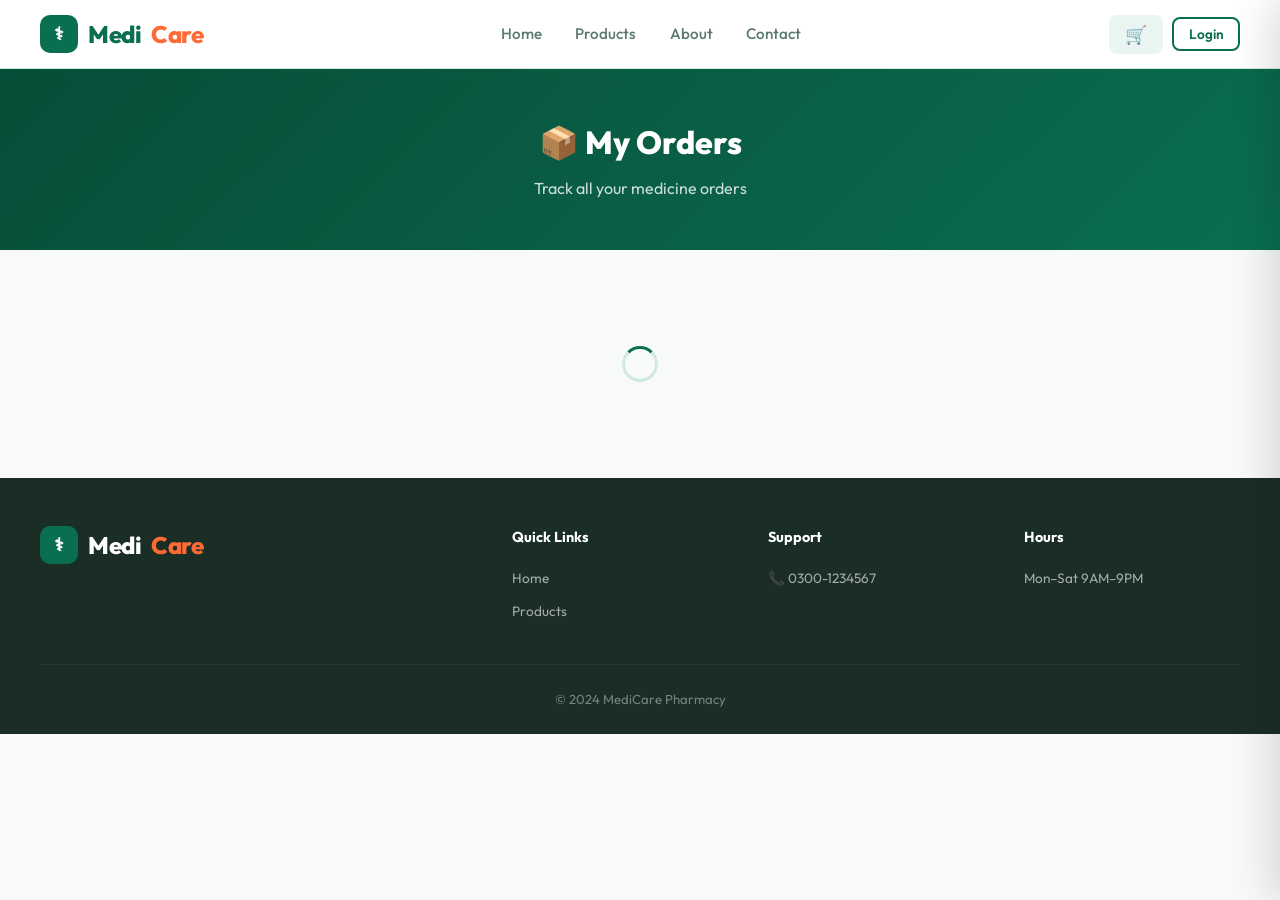
<file: orders.html>
<!DOCTYPE html>
<html lang="en">
<head>
  <meta charset="UTF-8">
  <meta name="viewport" content="width=device-width, initial-scale=1.0">
  <title>My Orders — MediCare Pharmacy</title>
  <link rel="stylesheet" href="css/style.css">
</head>
<body>

<div class="page-header">
  <h1>📦 My Orders</h1>
  <p>Track all your medicine orders</p>
</div>

<section class="section">
  <div class="section-inner">
    <div id="orders-container"><div class="spinner"></div></div>
  </div>
</section>

<footer>
  <div class="footer-grid">
    <div class="footer-brand">
      <a class="nav-logo" href="index.html" style="color:white;margin-bottom:1rem;display:inline-flex">
        <div class="logo-icon">⚕</div>Medi<span style="color:var(--accent2)">Care</span>
      </a>
    </div>
    <div><h4>Quick Links</h4><ul><li><a href="index.html">Home</a></li><li><a href="products.html">Products</a></li></ul></div>
    <div><h4>Support</h4><ul><li><a href="#">📞 0300-1234567</a></li></ul></div>
    <div><h4>Hours</h4><ul><li><a href="#">Mon–Sat 9AM–9PM</a></li></ul></div>
  </div>
  <div class="footer-bottom"><p>© 2024 MediCare Pharmacy</p></div>
</footer>

<script src="js/navbar.js"></script>
<script src="js/main.js"></script>
<script>
function onAuthReady(user) {
  if (!user) {
    document.getElementById('orders-container').innerHTML = `
      <div class="empty-state">
        <span class="empty-icon">🔐</span>
        <h3>Login Required</h3>
        <p>Please login to view your orders</p>
        <button class="btn btn-primary mt-2" onclick="showModal('login-modal')">Login</button>
      </div>`;
    return;
  }
  loadMyOrders();
}

function onLoginSuccess() { loadMyOrders(); }

async function loadMyOrders() {
  const res  = await fetch('php/orders.php?action=my_orders');
  const data = await res.json();
  const orders = data.orders || [];
  const container = document.getElementById('orders-container');

  if (orders.length === 0) {
    container.innerHTML = `
      <div class="empty-state">
        <span class="empty-icon">📦</span>
        <h3>No Orders Yet</h3>
        <p>You haven't placed any orders. Start shopping!</p>
        <a href="products.html" class="btn btn-primary mt-2">Browse Products</a>
      </div>`;
    return;
  }

  container.innerHTML = orders.map(o => `
    <div class="card" style="margin-bottom:1.2rem">
      <div style="display:flex;justify-content:space-between;align-items:flex-start;flex-wrap:wrap;gap:1rem">
        <div>
          <div style="font-weight:800;font-size:1.1rem">Order #${o.id}</div>
          <div style="color:var(--text-muted);font-size:0.85rem;margin-top:0.2rem">${new Date(o.created_at).toLocaleString()}</div>
        </div>
        <div style="text-align:right">
          <span class="status-badge status-${o.status}">${o.status.charAt(0).toUpperCase() + o.status.slice(1)}</span>
          <div style="font-size:1.2rem;font-weight:800;color:var(--primary);margin-top:0.4rem">Rs. ${parseFloat(o.total_amount).toFixed(0)}</div>
        </div>
      </div>
      <hr style="margin:1rem 0;border:none;border-top:1px solid var(--border)">
      <div style="display:grid;grid-template-columns:1fr 1fr;gap:1rem;font-size:0.88rem">
        <div><span style="color:var(--text-muted)">Items:</span> <strong>${o.item_count} product(s)</strong></div>
        <div><span style="color:var(--text-muted)">Delivery to:</span> <strong>${o.delivery_address?.substring(0, 40)}...</strong></div>
      </div>
      ${o.status === 'delivered' ? '<div class="alert alert-success" style="margin-top:1rem">✅ Order delivered successfully!</div>' : ''}
      ${o.status === 'shipped' ? '<div class="alert alert-warning" style="margin-top:1rem">🚚 Your order is on its way!</div>' : ''}
    </div>`).join('');
}
</script>
</body>
</html>
</file>
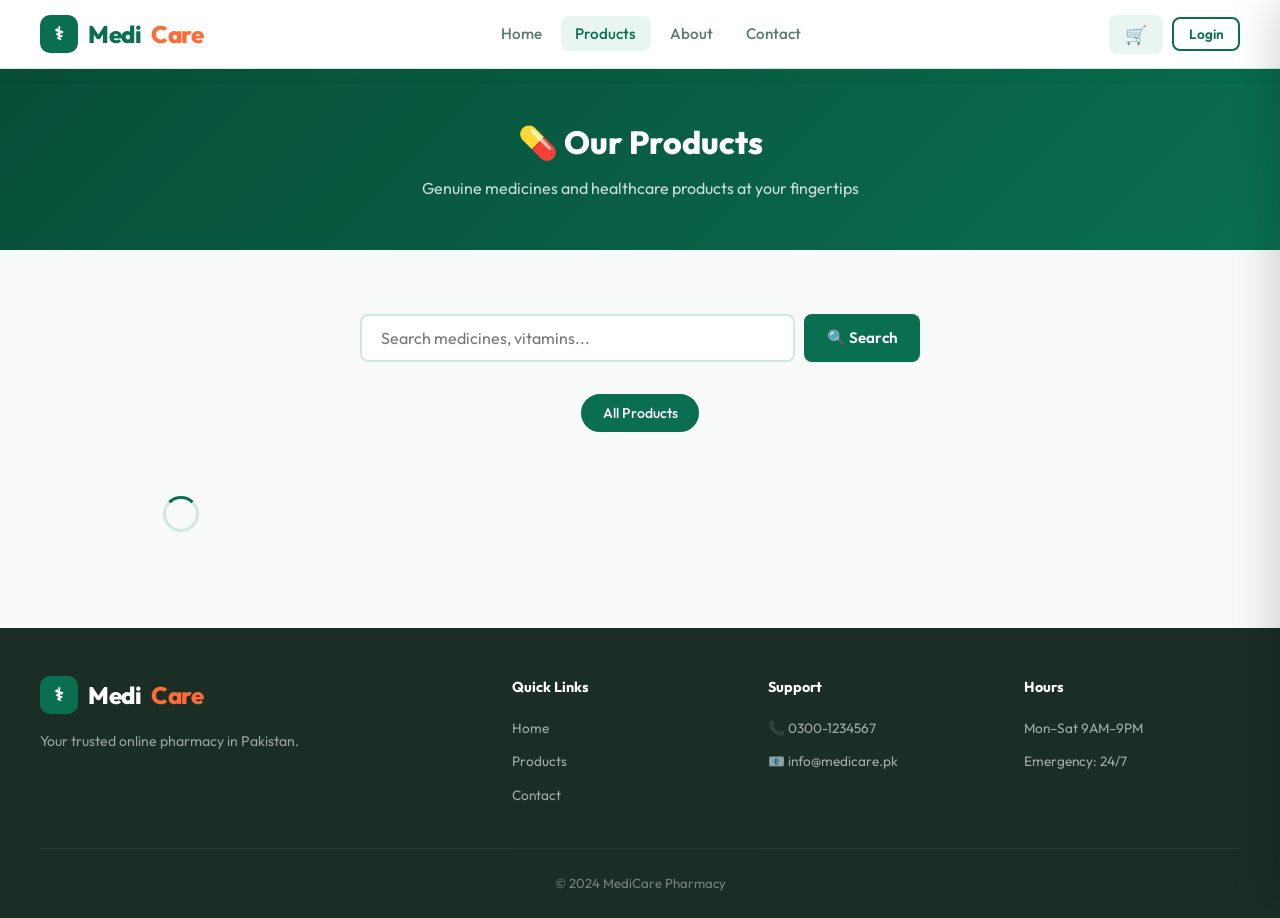
<file: products.html>
<!DOCTYPE html>
<html lang="en">
<head>
  <meta charset="UTF-8">
  <meta name="viewport" content="width=device-width, initial-scale=1.0">
  <title>Products — MediCare Pharmacy</title>
  <link rel="stylesheet" href="css/style.css">
</head>
<body>

<div class="page-header">
  <h1>💊 Our Products</h1>
  <p>Genuine medicines and healthcare products at your fingertips</p>
</div>

<section class="section">
  <div class="section-inner">
    <!-- Search -->
    <div class="search-bar">
      <input type="text" id="search-input" placeholder="Search medicines, vitamins..." oninput="handleSearch()">
      <button class="btn btn-primary" onclick="handleSearch()">🔍 Search</button>
    </div>

    <!-- Category Filter -->
    <div class="filter-tabs" id="category-tabs">
      <button class="filter-tab active" data-cat="0" onclick="filterByCategory(0, this)">All Products</button>
    </div>

    <!-- Products Grid -->
    <div class="cards-grid" id="products-grid">
      <div class="spinner"></div>
    </div>
  </div>
</section>

<footer>
  <div class="footer-grid">
    <div class="footer-brand">
      <a class="nav-logo" href="index.html" style="color:white;margin-bottom:1rem;display:inline-flex">
        <div class="logo-icon">⚕</div>Medi<span style="color:var(--accent2)">Care</span>
      </a>
      <p>Your trusted online pharmacy in Pakistan.</p>
    </div>
    <div><h4>Quick Links</h4><ul><li><a href="index.html">Home</a></li><li><a href="products.html">Products</a></li><li><a href="contact.html">Contact</a></li></ul></div>
    <div><h4>Support</h4><ul><li><a href="#">📞 0300-1234567</a></li><li><a href="#">📧 info@medicare.pk</a></li></ul></div>
    <div><h4>Hours</h4><ul><li><a href="#">Mon–Sat 9AM–9PM</a></li><li><a href="#">Emergency: 24/7</a></li></ul></div>
  </div>
  <div class="footer-bottom"><p>© 2024 MediCare Pharmacy</p></div>
</footer>

<script src="js/navbar.js"></script>
<script src="js/main.js"></script>
<script>
let searchTimer;
let activeCat = 0;

async function loadCategories() {
  const cats = await fetchCategories();
  const tabs = document.getElementById('category-tabs');
  cats.forEach(c => {
    const btn = document.createElement('button');
    btn.className = 'filter-tab';
    btn.dataset.cat = c.id;
    btn.textContent = `${c.icon} ${c.name}`;
    btn.onclick = () => filterByCategory(c.id, btn);
    tabs.appendChild(btn);
  });
}

async function loadProducts(catId = 0, query = '') {
  const grid = document.getElementById('products-grid');
  grid.innerHTML = '<div class="spinner"></div>';
  let data;
  if (query) {
    const res = await fetch(`php/products.php?action=search&q=${encodeURIComponent(query)}`);
    data = await res.json();
  } else {
    data = await fetchProducts(catId ? { category: catId } : {});
  }
  const products = data.products || [];
  grid.innerHTML = products.length
    ? products.map(productCard).join('')
    : `<div class="empty-state" style="grid-column:1/-1">
        <span class="empty-icon">🔍</span>
        <h3>No products found</h3>
        <p>Try a different search or category</p>
      </div>`;
}

function filterByCategory(catId, btn) {
  activeCat = catId;
  document.getElementById('search-input').value = '';
  document.querySelectorAll('.filter-tab').forEach(t => t.classList.remove('active'));
  btn.classList.add('active');
  loadProducts(catId);
}

function handleSearch() {
  clearTimeout(searchTimer);
  searchTimer = setTimeout(() => {
    const q = document.getElementById('search-input').value.trim();
    if (q) {
      loadProducts(0, q);
    } else {
      loadProducts(activeCat);
    }
  }, 400);
}

// Check URL params for category
const urlParams = new URLSearchParams(window.location.search);
const urlCat = parseInt(urlParams.get('cat')) || 0;

async function init() {
  await loadCategories();
  if (urlCat) {
    activeCat = urlCat;
    const btn = document.querySelector(`[data-cat="${urlCat}"]`);
    if (btn) {
      document.querySelectorAll('.filter-tab').forEach(t => t.classList.remove('active'));
      btn.classList.add('active');
    }
  }
  loadProducts(urlCat);
}
init();
</script>
</body>
</html>
</file>
<file: css/style.css>
/* =============================================
   MediCare Pharmacy — Main Stylesheet
   Theme: Clean Medical / Trust-inspiring
   ============================================= */

@import url('https://fonts.googleapis.com/css2?family=Outfit:wght@300;400;500;600;700;800&family=Lora:ital,wght@0,400;0,600;1,400&display=swap');

:root {
  --primary: #0a6e50;
  --primary-light: #12a274;
  --primary-dark: #074d38;
  --accent: #e8f5f0;
  --accent2: #ff6b35;
  --white: #ffffff;
  --off-white: #f7faf9;
  --text: #1a2e25;
  --text-muted: #5a7a6e;
  --border: #d0e8df;
  --shadow: 0 4px 24px rgba(10, 110, 80, 0.10);
  --shadow-lg: 0 12px 40px rgba(10, 110, 80, 0.16);
  --radius: 14px;
  --radius-sm: 8px;
  --transition: all 0.28s cubic-bezier(0.4, 0, 0.2, 1);
}

*, *::before, *::after { box-sizing: border-box; margin: 0; padding: 0; }

html { scroll-behavior: smooth; }

body {
  font-family: 'Outfit', sans-serif;
  background: var(--off-white);
  color: var(--text);
  line-height: 1.6;
  min-height: 100vh;
}

/* ── SCROLLBAR ── */
::-webkit-scrollbar { width: 6px; }
::-webkit-scrollbar-track { background: var(--accent); }
::-webkit-scrollbar-thumb { background: var(--primary-light); border-radius: 10px; }

/* ── NAVBAR ── */
.navbar {
  position: sticky;
  top: 0;
  z-index: 999;
  background: var(--white);
  border-bottom: 1px solid var(--border);
  box-shadow: 0 2px 16px rgba(10,110,80,0.07);
  padding: 0 2rem;
}
.nav-inner {
  max-width: 1200px;
  margin: 0 auto;
  display: flex;
  align-items: center;
  justify-content: space-between;
  height: 68px;
}
.nav-logo {
  display: flex;
  align-items: center;
  gap: 10px;
  text-decoration: none;
  font-size: 1.5rem;
  font-weight: 800;
  color: var(--primary);
  letter-spacing: -0.5px;
}
.nav-logo span { color: var(--accent2); }
.nav-logo .logo-icon {
  width: 38px; height: 38px;
  background: var(--primary);
  border-radius: 10px;
  display: flex; align-items: center; justify-content: center;
  color: white; font-size: 1.1rem;
}
.nav-links {
  display: flex;
  align-items: center;
  gap: 0.3rem;
  list-style: none;
}
.nav-links a {
  text-decoration: none;
  color: var(--text-muted);
  font-weight: 500;
  padding: 0.5rem 0.9rem;
  border-radius: var(--radius-sm);
  transition: var(--transition);
  font-size: 0.95rem;
}
.nav-links a:hover, .nav-links a.active {
  color: var(--primary);
  background: var(--accent);
}
.nav-actions {
  display: flex;
  align-items: center;
  gap: 0.6rem;
}
.btn-cart {
  position: relative;
  background: var(--accent);
  border: none;
  color: var(--primary);
  padding: 0.5rem 1rem;
  border-radius: var(--radius-sm);
  cursor: pointer;
  font-size: 1.1rem;
  transition: var(--transition);
  font-family: inherit;
}
.btn-cart:hover { background: var(--primary); color: white; }
.cart-badge {
  position: absolute;
  top: -6px; right: -6px;
  background: var(--accent2);
  color: white;
  font-size: 0.65rem;
  font-weight: 700;
  width: 18px; height: 18px;
  border-radius: 50%;
  display: flex; align-items: center; justify-content: center;
}

/* ── BUTTONS ── */
.btn {
  display: inline-flex;
  align-items: center;
  gap: 8px;
  padding: 0.65rem 1.4rem;
  border-radius: var(--radius-sm);
  border: none;
  cursor: pointer;
  font-family: 'Outfit', sans-serif;
  font-size: 0.95rem;
  font-weight: 600;
  transition: var(--transition);
  text-decoration: none;
  white-space: nowrap;
}
.btn-primary { background: var(--primary); color: white; }
.btn-primary:hover { background: var(--primary-dark); transform: translateY(-1px); box-shadow: var(--shadow); }
.btn-outline { background: transparent; color: var(--primary); border: 2px solid var(--primary); }
.btn-outline:hover { background: var(--primary); color: white; }
.btn-accent { background: var(--accent2); color: white; }
.btn-accent:hover { background: #e05520; transform: translateY(-1px); }
.btn-sm { padding: 0.4rem 0.9rem; font-size: 0.85rem; }
.btn-full { width: 100%; justify-content: center; }
.btn-danger { background: #dc3545; color: white; }
.btn-danger:hover { background: #b02a37; }

/* ── HERO ── */
.hero {
  background: linear-gradient(135deg, var(--primary-dark) 0%, var(--primary) 50%, var(--primary-light) 100%);
  color: white;
  padding: 5rem 2rem;
  position: relative;
  overflow: hidden;
}
.hero::before {
  content: '';
  position: absolute;
  top: -50%; right: -20%;
  width: 600px; height: 600px;
  background: rgba(255,255,255,0.04);
  border-radius: 50%;
}
.hero::after {
  content: '';
  position: absolute;
  bottom: -30%; left: -10%;
  width: 400px; height: 400px;
  background: rgba(255,255,255,0.03);
  border-radius: 50%;
}
.hero-inner {
  max-width: 1200px;
  margin: 0 auto;
  display: grid;
  grid-template-columns: 1fr 1fr;
  gap: 3rem;
  align-items: center;
  position: relative;
  z-index: 1;
}
.hero-badge {
  display: inline-flex;
  align-items: center;
  gap: 8px;
  background: rgba(255,255,255,0.15);
  border: 1px solid rgba(255,255,255,0.25);
  backdrop-filter: blur(10px);
  border-radius: 30px;
  padding: 0.4rem 1rem;
  font-size: 0.85rem;
  font-weight: 500;
  margin-bottom: 1.5rem;
}
.hero h1 {
  font-size: clamp(2rem, 4vw, 3.2rem);
  font-weight: 800;
  line-height: 1.15;
  letter-spacing: -1px;
  margin-bottom: 1.2rem;
}
.hero h1 span { color: #86efcb; }
.hero p {
  font-size: 1.1rem;
  opacity: 0.85;
  margin-bottom: 2rem;
  font-weight: 300;
  max-width: 460px;
}
.hero-actions { display: flex; gap: 1rem; flex-wrap: wrap; }
.hero-stats {
  display: flex;
  gap: 2rem;
  margin-top: 2.5rem;
  padding-top: 2rem;
  border-top: 1px solid rgba(255,255,255,0.15);
}
.stat-item h3 { font-size: 1.8rem; font-weight: 800; }
.stat-item p  { font-size: 0.8rem; opacity: 0.7; }
.hero-visual {
  display: flex;
  justify-content: center;
  align-items: center;
  font-size: 8rem;
  filter: drop-shadow(0 20px 40px rgba(0,0,0,0.2));
  animation: float 3s ease-in-out infinite;
}
@keyframes float { 0%,100%{transform:translateY(0)} 50%{transform:translateY(-16px)} }

/* ── SECTIONS ── */
.section { padding: 4rem 2rem; }
.section-inner { max-width: 1200px; margin: 0 auto; }
.section-header { text-align: center; margin-bottom: 3rem; }
.section-label {
  display: inline-block;
  background: var(--accent);
  color: var(--primary);
  font-weight: 600;
  font-size: 0.8rem;
  letter-spacing: 1.5px;
  text-transform: uppercase;
  padding: 0.3rem 1rem;
  border-radius: 30px;
  margin-bottom: 0.8rem;
}
.section-header h2 {
  font-size: clamp(1.6rem, 3vw, 2.4rem);
  font-weight: 800;
  color: var(--text);
  letter-spacing: -0.5px;
  margin-bottom: 0.6rem;
}
.section-header p { color: var(--text-muted); font-size: 1.05rem; }

/* ── CARDS ── */
.cards-grid {
  display: grid;
  grid-template-columns: repeat(auto-fill, minmax(260px, 1fr));
  gap: 1.5rem;
}

/* Category Cards */
.category-card {
  background: var(--white);
  border: 1px solid var(--border);
  border-radius: var(--radius);
  padding: 1.8rem;
  text-align: center;
  cursor: pointer;
  transition: var(--transition);
  text-decoration: none;
  color: inherit;
}
.category-card:hover {
  transform: translateY(-4px);
  box-shadow: var(--shadow-lg);
  border-color: var(--primary-light);
}
.cat-icon {
  font-size: 2.8rem;
  margin-bottom: 0.8rem;
  display: block;
}
.category-card h3 { font-size: 1rem; font-weight: 700; color: var(--text); margin-bottom: 0.3rem; }
.category-card p  { font-size: 0.82rem; color: var(--text-muted); }

/* Product Cards */
.product-card {
  background: var(--white);
  border: 1px solid var(--border);
  border-radius: var(--radius);
  overflow: hidden;
  transition: var(--transition);
  display: flex;
  flex-direction: column;
}
.product-card:hover { transform: translateY(-4px); box-shadow: var(--shadow-lg); }
.product-img {
  height: 180px;
  background: linear-gradient(135deg, var(--accent) 0%, #d0efe4 100%);
  display: flex;
  align-items: center;
  justify-content: center;
  font-size: 4rem;
  position: relative;
}
.rx-badge {
  position: absolute;
  top: 12px; right: 12px;
  background: #fef3c7;
  color: #92400e;
  font-size: 0.7rem;
  font-weight: 700;
  padding: 0.2rem 0.6rem;
  border-radius: 30px;
  border: 1px solid #fde68a;
}
.product-body { padding: 1.2rem; flex: 1; display: flex; flex-direction: column; }
.product-category { font-size: 0.75rem; color: var(--primary); font-weight: 600; text-transform: uppercase; letter-spacing: 0.8px; margin-bottom: 0.4rem; }
.product-name { font-size: 1rem; font-weight: 700; color: var(--text); margin-bottom: 0.4rem; line-height: 1.3; }
.product-desc { font-size: 0.83rem; color: var(--text-muted); margin-bottom: 1rem; flex: 1; }
.product-footer { display: flex; align-items: center; justify-content: space-between; margin-top: auto; }
.product-price { font-size: 1.2rem; font-weight: 800; color: var(--primary); }
.product-price span { font-size: 0.75rem; font-weight: 400; color: var(--text-muted); }
.stock-low { font-size: 0.75rem; color: var(--accent2); font-weight: 600; }

/* ── SEARCH BAR ── */
.search-bar {
  display: flex;
  gap: 0.6rem;
  max-width: 560px;
  margin: 0 auto 2rem;
}
.search-bar input {
  flex: 1;
  padding: 0.75rem 1.2rem;
  border: 2px solid var(--border);
  border-radius: var(--radius-sm);
  font-family: inherit;
  font-size: 1rem;
  color: var(--text);
  background: var(--white);
  transition: var(--transition);
  outline: none;
}
.search-bar input:focus { border-color: var(--primary); box-shadow: 0 0 0 3px rgba(10,110,80,0.12); }

/* ── FILTER TABS ── */
.filter-tabs {
  display: flex;
  gap: 0.5rem;
  flex-wrap: wrap;
  margin-bottom: 2rem;
  justify-content: center;
}
.filter-tab {
  padding: 0.5rem 1.2rem;
  border: 2px solid var(--border);
  border-radius: 30px;
  background: var(--white);
  color: var(--text-muted);
  cursor: pointer;
  font-family: inherit;
  font-size: 0.88rem;
  font-weight: 500;
  transition: var(--transition);
}
.filter-tab:hover, .filter-tab.active {
  border-color: var(--primary);
  background: var(--primary);
  color: white;
}

/* ── FORMS ── */
.form-group { margin-bottom: 1.2rem; }
.form-group label { display: block; font-size: 0.88rem; font-weight: 600; color: var(--text); margin-bottom: 0.4rem; }
.form-group input,
.form-group select,
.form-group textarea {
  width: 100%;
  padding: 0.75rem 1rem;
  border: 2px solid var(--border);
  border-radius: var(--radius-sm);
  font-family: inherit;
  font-size: 0.95rem;
  color: var(--text);
  background: var(--white);
  transition: var(--transition);
  outline: none;
}
.form-group input:focus,
.form-group select:focus,
.form-group textarea:focus { border-color: var(--primary); box-shadow: 0 0 0 3px rgba(10,110,80,0.10); }
.form-group textarea { resize: vertical; min-height: 100px; }

/* ── MODAL ── */
.modal-overlay {
  position: fixed; inset: 0;
  background: rgba(0,0,0,0.55);
  backdrop-filter: blur(4px);
  z-index: 9000;
  display: flex;
  align-items: center;
  justify-content: center;
  padding: 1rem;
  opacity: 0;
  pointer-events: none;
  transition: var(--transition);
}
.modal-overlay.active { opacity: 1; pointer-events: all; }
.modal {
  background: var(--white);
  border-radius: var(--radius);
  padding: 2rem;
  width: 100%;
  max-width: 460px;
  transform: translateY(20px) scale(0.97);
  transition: var(--transition);
  max-height: 90vh;
  overflow-y: auto;
}
.modal-overlay.active .modal { transform: translateY(0) scale(1); }
.modal-header { display: flex; align-items: center; justify-content: space-between; margin-bottom: 1.5rem; }
.modal-header h2 { font-size: 1.3rem; font-weight: 800; }
.modal-close { background: none; border: none; font-size: 1.5rem; cursor: pointer; color: var(--text-muted); padding: 0.2rem; }
.modal-close:hover { color: var(--text); }

/* ── CART PANEL ── */
.cart-panel {
  position: fixed;
  top: 0; right: 0;
  width: 380px;
  max-width: 95vw;
  height: 100vh;
  background: var(--white);
  box-shadow: -8px 0 40px rgba(0,0,0,0.15);
  z-index: 8000;
  transform: translateX(100%);
  transition: var(--transition);
  display: flex;
  flex-direction: column;
}
.cart-panel.open { transform: translateX(0); }
.cart-header { padding: 1.5rem; border-bottom: 1px solid var(--border); display: flex; align-items: center; justify-content: space-between; }
.cart-items { flex: 1; overflow-y: auto; padding: 1rem; }
.cart-item { display: flex; gap: 1rem; padding: 1rem; border: 1px solid var(--border); border-radius: var(--radius-sm); margin-bottom: 0.8rem; }
.cart-item-img { width: 60px; height: 60px; background: var(--accent); border-radius: 8px; display: flex; align-items: center; justify-content: center; font-size: 1.8rem; flex-shrink: 0; }
.cart-item-info { flex: 1; }
.cart-item-name { font-weight: 600; font-size: 0.9rem; margin-bottom: 0.3rem; }
.cart-item-price { color: var(--primary); font-weight: 700; }
.qty-control { display: flex; align-items: center; gap: 0.5rem; margin-top: 0.4rem; }
.qty-btn { width: 26px; height: 26px; border: 1px solid var(--border); background: var(--white); border-radius: 6px; cursor: pointer; font-size: 1rem; display: flex; align-items: center; justify-content: center; transition: var(--transition); }
.qty-btn:hover { background: var(--primary); color: white; border-color: var(--primary); }
.qty-display { font-weight: 600; min-width: 20px; text-align: center; }
.cart-footer { padding: 1.5rem; border-top: 1px solid var(--border); }
.cart-total { display: flex; justify-content: space-between; font-size: 1.1rem; font-weight: 700; margin-bottom: 1rem; }
.cart-overlay { position: fixed; inset: 0; background: rgba(0,0,0,0.3); z-index: 7999; display: none; }
.cart-overlay.active { display: block; }

/* ── ALERTS ── */
.alert {
  padding: 0.9rem 1.2rem;
  border-radius: var(--radius-sm);
  font-size: 0.9rem;
  font-weight: 500;
  margin-bottom: 1rem;
  display: flex;
  align-items: center;
  gap: 8px;
}
.alert-success { background: #d1fae5; color: #065f46; border: 1px solid #6ee7b7; }
.alert-error   { background: #fee2e2; color: #991b1b; border: 1px solid #fca5a5; }
.alert-warning { background: #fef3c7; color: #92400e; border: 1px solid #fde68a; }

/* ── TOAST ── */
.toast {
  position: fixed;
  bottom: 2rem;
  right: 2rem;
  z-index: 99999;
  padding: 1rem 1.4rem;
  border-radius: var(--radius-sm);
  background: var(--text);
  color: white;
  font-weight: 500;
  font-size: 0.9rem;
  box-shadow: var(--shadow-lg);
  transform: translateY(20px);
  opacity: 0;
  transition: var(--transition);
  max-width: 320px;
}
.toast.show { transform: translateY(0); opacity: 1; }
.toast.success { background: var(--primary); }
.toast.error   { background: #dc3545; }

/* ── FOOTER ── */
footer {
  background: var(--text);
  color: rgba(255,255,255,0.8);
  padding: 3rem 2rem 1.5rem;
}
.footer-grid {
  max-width: 1200px;
  margin: 0 auto;
  display: grid;
  grid-template-columns: 2fr 1fr 1fr 1fr;
  gap: 2.5rem;
  margin-bottom: 2rem;
}
.footer-brand .nav-logo { color: white; margin-bottom: 1rem; }
.footer-brand p { font-size: 0.88rem; line-height: 1.7; opacity: 0.7; }
footer h4 { color: white; font-size: 0.9rem; font-weight: 700; margin-bottom: 1rem; }
footer ul { list-style: none; }
footer ul li { margin-bottom: 0.5rem; }
footer ul li a { color: rgba(255,255,255,0.6); text-decoration: none; font-size: 0.85rem; transition: var(--transition); }
footer ul li a:hover { color: var(--primary-light); }
.footer-bottom { border-top: 1px solid rgba(255,255,255,0.1); padding-top: 1.5rem; text-align: center; font-size: 0.82rem; opacity: 0.5; max-width: 1200px; margin: 0 auto; }

/* ── PAGE HEADER ── */
.page-header {
  background: linear-gradient(135deg, var(--primary-dark), var(--primary));
  color: white;
  padding: 3rem 2rem;
  text-align: center;
}
.page-header h1 { font-size: 2rem; font-weight: 800; margin-bottom: 0.5rem; }
.page-header p   { opacity: 0.8; }

/* ── TABLE ── */
.data-table { width: 100%; border-collapse: collapse; }
.data-table th { background: var(--accent); color: var(--primary); font-size: 0.82rem; font-weight: 700; text-transform: uppercase; letter-spacing: 0.5px; padding: 0.8rem 1rem; text-align: left; }
.data-table td { padding: 0.9rem 1rem; border-bottom: 1px solid var(--border); font-size: 0.9rem; }
.data-table tr:hover td { background: var(--accent); }
.status-badge { padding: 0.3rem 0.8rem; border-radius: 30px; font-size: 0.75rem; font-weight: 700; }
.status-pending    { background: #fef3c7; color: #92400e; }
.status-processing { background: #dbeafe; color: #1e40af; }
.status-shipped    { background: #e0e7ff; color: #3730a3; }
.status-delivered  { background: #d1fae5; color: #065f46; }
.status-cancelled  { background: #fee2e2; color: #991b1b; }

/* ── UTILITIES ── */
.container { max-width: 1200px; margin: 0 auto; padding: 0 1rem; }
.text-center { text-align: center; }
.mt-1 { margin-top: 0.5rem; }
.mt-2 { margin-top: 1rem; }
.mt-3 { margin-top: 1.5rem; }
.mb-2 { margin-bottom: 1rem; }
.gap-1 { gap: 0.5rem; }
.hidden { display: none !important; }
.flex { display: flex; }
.items-center { align-items: center; }
.justify-between { justify-content: space-between; }
.grid-2 { display: grid; grid-template-columns: 1fr 1fr; gap: 1.5rem; }

/* ── RESPONSIVE ── */
@media (max-width: 768px) {
  .hero-inner { grid-template-columns: 1fr; text-align: center; }
  .hero-visual { font-size: 5rem; }
  .hero-stats { justify-content: center; }
  .footer-grid { grid-template-columns: 1fr 1fr; }
  .nav-links { display: none; }
  .grid-2 { grid-template-columns: 1fr; }
  .cards-grid { grid-template-columns: repeat(auto-fill, minmax(200px, 1fr)); }
}
@media (max-width: 480px) {
  .footer-grid { grid-template-columns: 1fr; }
  .hero { padding: 3rem 1rem; }
  .section { padding: 2.5rem 1rem; }
}

/* ── LOADING SPINNER ── */
.spinner {
  width: 36px; height: 36px;
  border: 3px solid var(--border);
  border-top-color: var(--primary);
  border-radius: 50%;
  animation: spin 0.7s linear infinite;
  margin: 2rem auto;
}
@keyframes spin { to { transform: rotate(360deg); } }

/* ── EMPTY STATE ── */
.empty-state {
  text-align: center;
  padding: 4rem 2rem;
  color: var(--text-muted);
}
.empty-state .empty-icon { font-size: 4rem; margin-bottom: 1rem; display: block; }
.empty-state h3 { font-size: 1.2rem; font-weight: 700; color: var(--text); margin-bottom: 0.5rem; }

/* ── ADMIN ── */
.admin-layout { display: grid; grid-template-columns: 240px 1fr; min-height: calc(100vh - 68px); }
.admin-sidebar { background: var(--text); padding: 1.5rem; }
.admin-sidebar h3 { color: rgba(255,255,255,0.5); font-size: 0.75rem; text-transform: uppercase; letter-spacing: 1px; margin-bottom: 1rem; margin-top: 1.5rem; }
.admin-sidebar h3:first-child { margin-top: 0; }
.sidebar-link { display: flex; align-items: center; gap: 10px; padding: 0.65rem 1rem; border-radius: var(--radius-sm); color: rgba(255,255,255,0.7); text-decoration: none; font-size: 0.9rem; font-weight: 500; transition: var(--transition); cursor: pointer; margin-bottom: 0.2rem; }
.sidebar-link:hover, .sidebar-link.active { background: rgba(255,255,255,0.1); color: white; }
.admin-content { padding: 2rem; background: var(--off-white); }
.admin-stats { display: grid; grid-template-columns: repeat(4, 1fr); gap: 1.2rem; margin-bottom: 2rem; }
.stat-card { background: var(--white); border: 1px solid var(--border); border-radius: var(--radius); padding: 1.5rem; }
.stat-card .stat-icon { font-size: 2rem; margin-bottom: 0.8rem; }
.stat-card h3 { font-size: 1.8rem; font-weight: 800; color: var(--primary); }
.stat-card p  { font-size: 0.85rem; color: var(--text-muted); }
.card { background: var(--white); border: 1px solid var(--border); border-radius: var(--radius); padding: 1.5rem; }
.card-header { display: flex; align-items: center; justify-content: space-between; margin-bottom: 1.2rem; }
.card-header h3 { font-size: 1.1rem; font-weight: 700; }

@media (max-width: 900px) {
  .admin-layout { grid-template-columns: 1fr; }
  .admin-sidebar { display: none; }
  .admin-stats { grid-template-columns: 1fr 1fr; }
}
</file>
